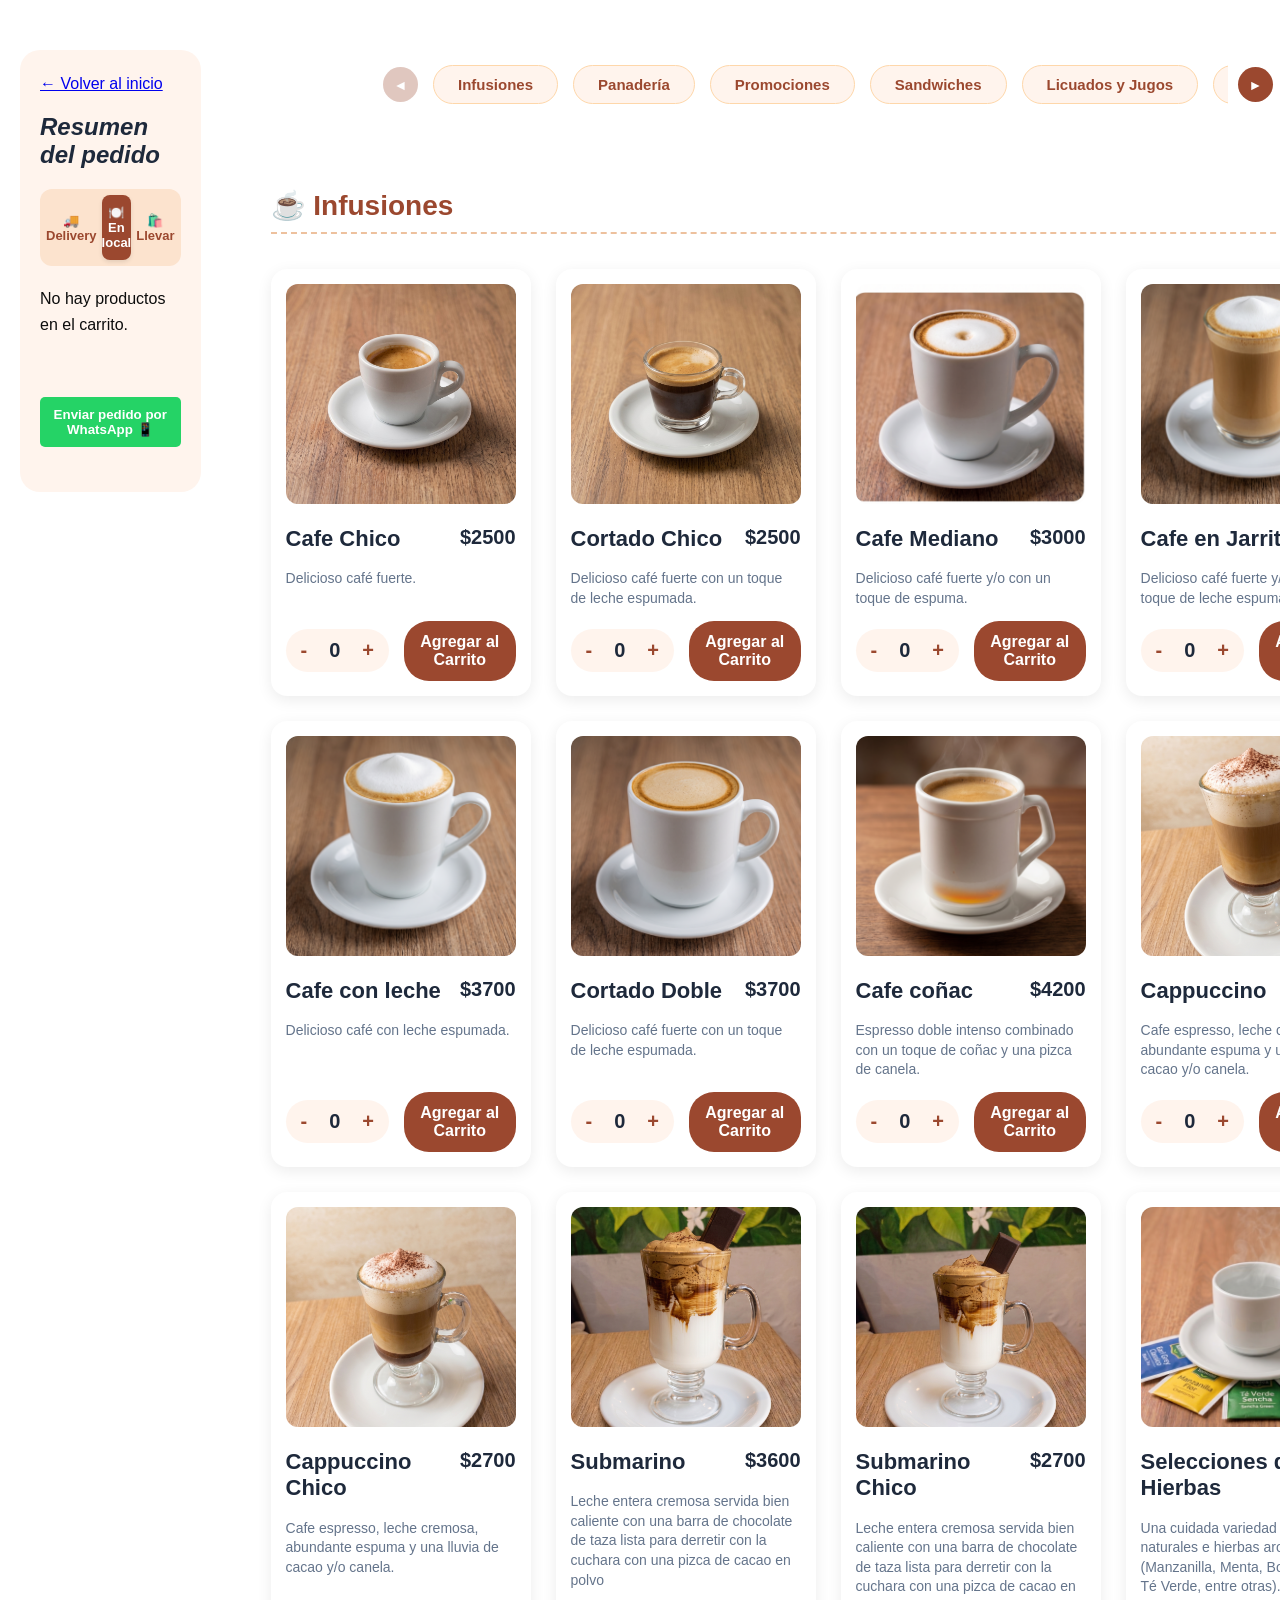
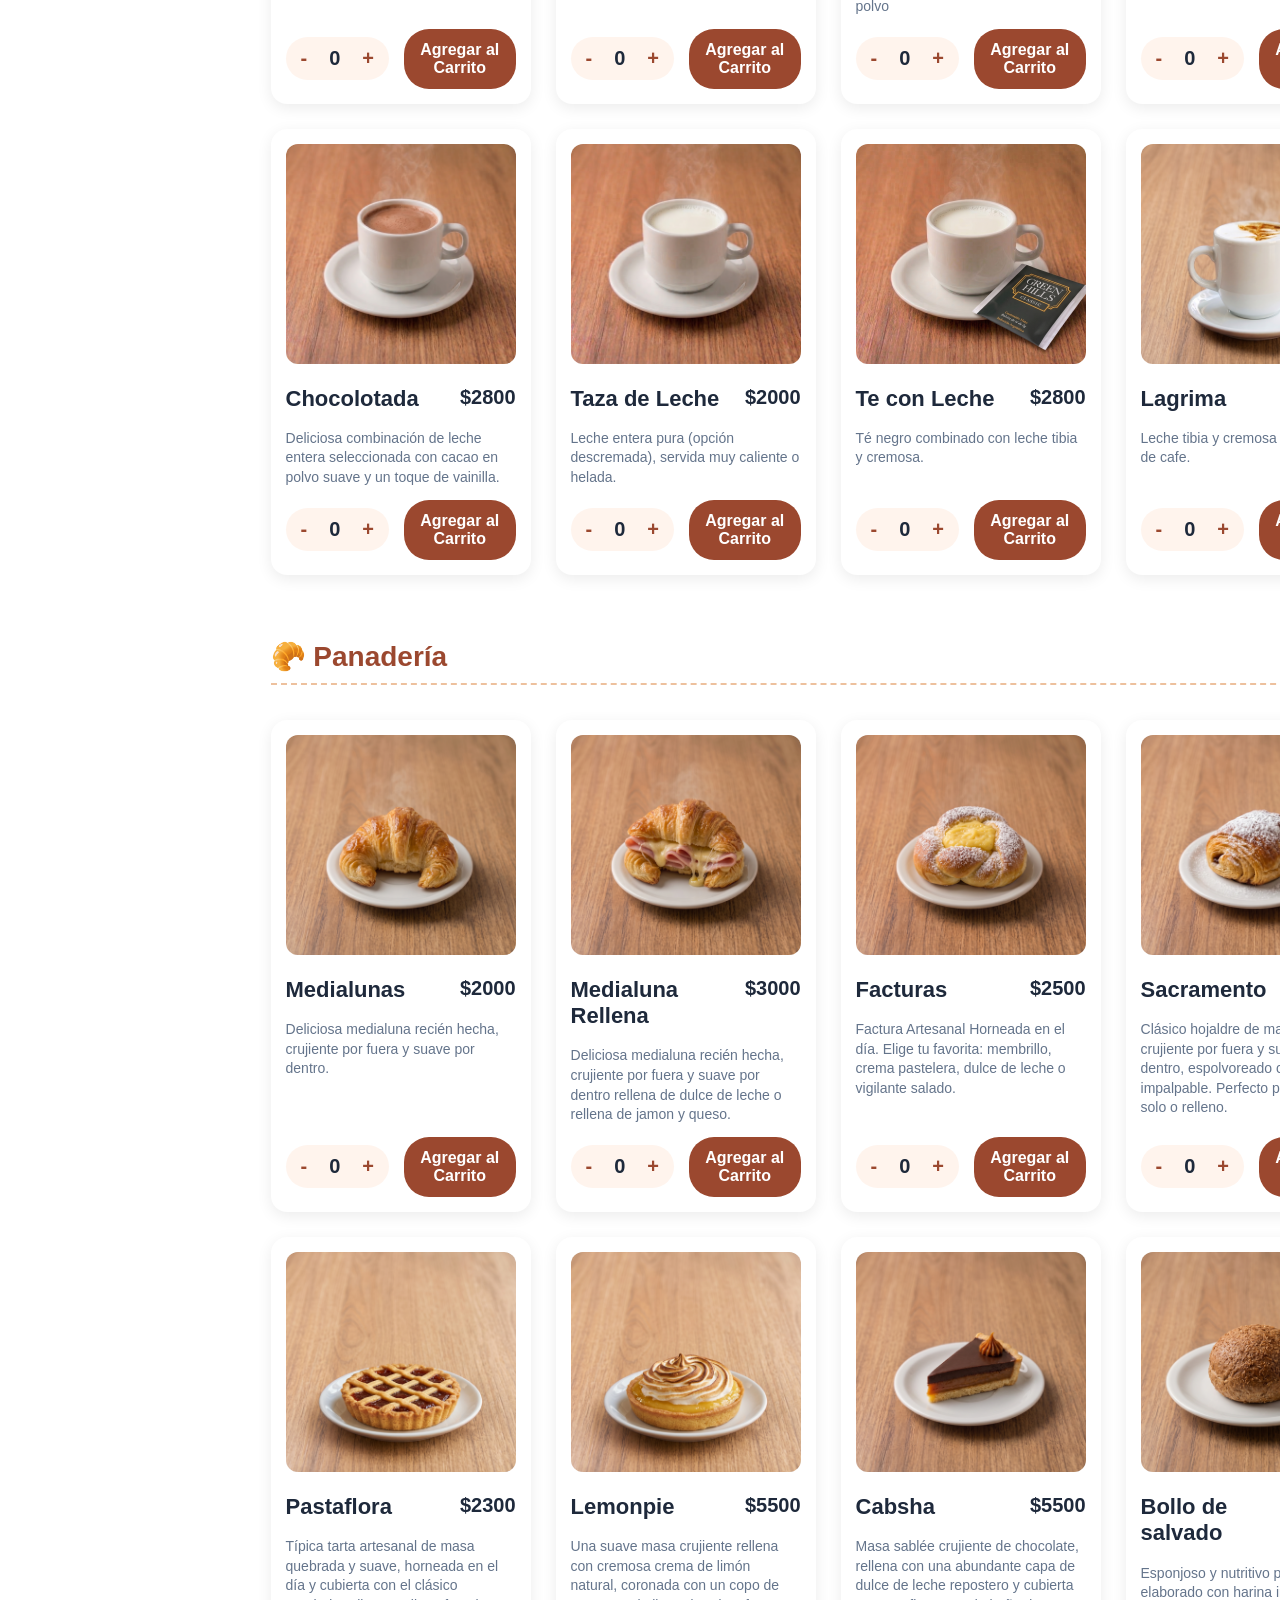
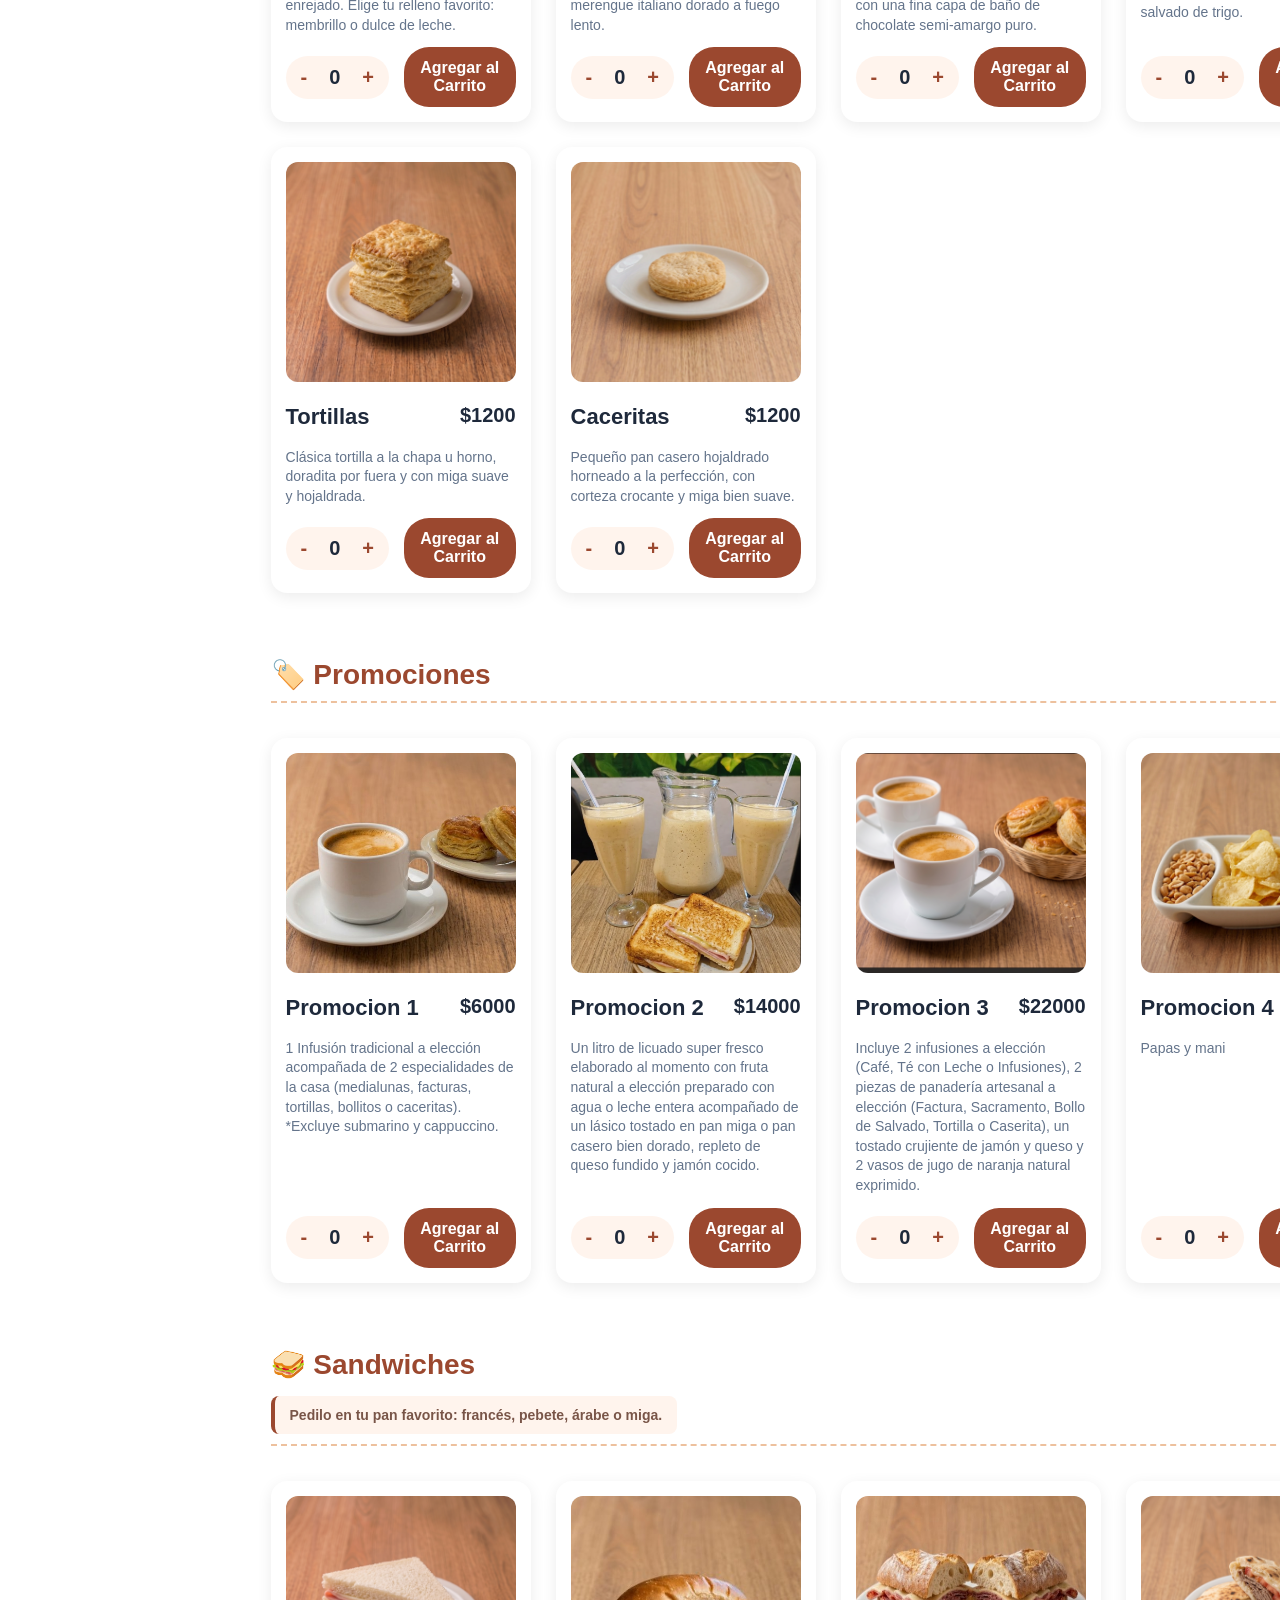
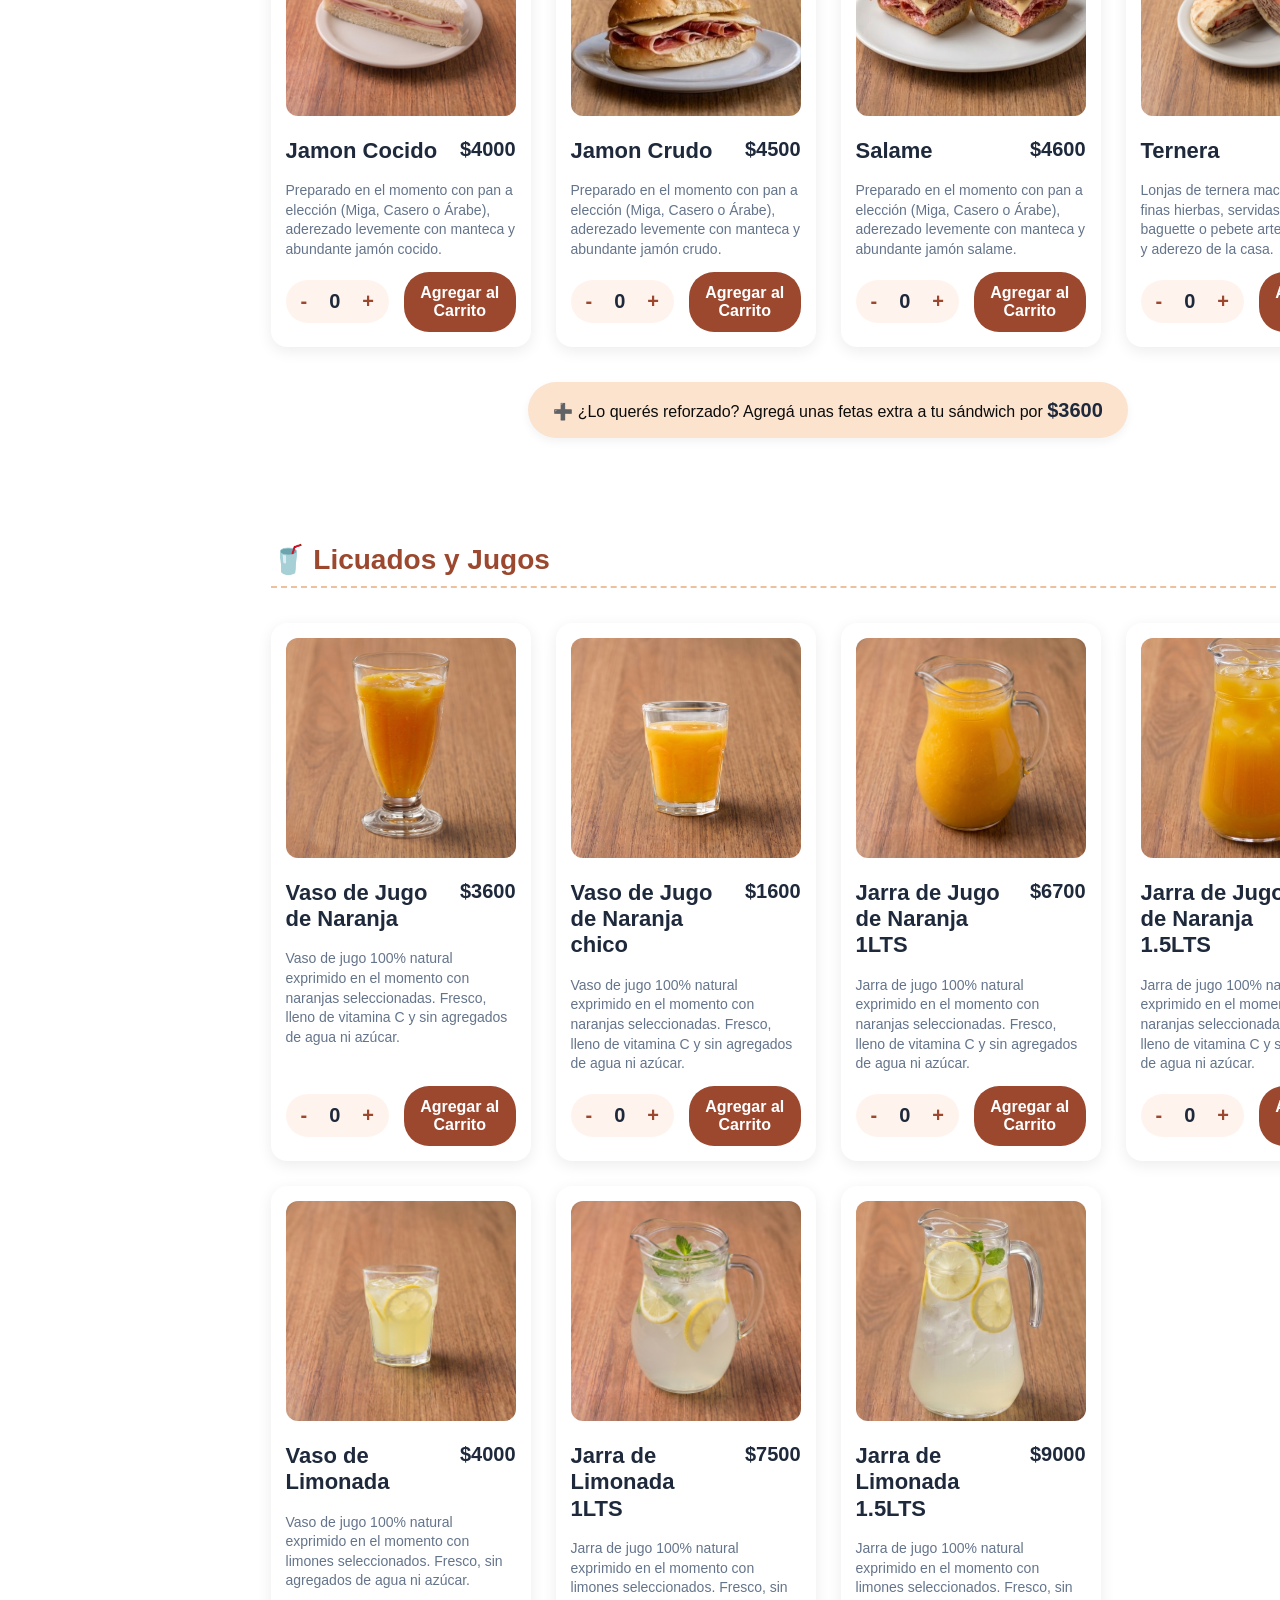
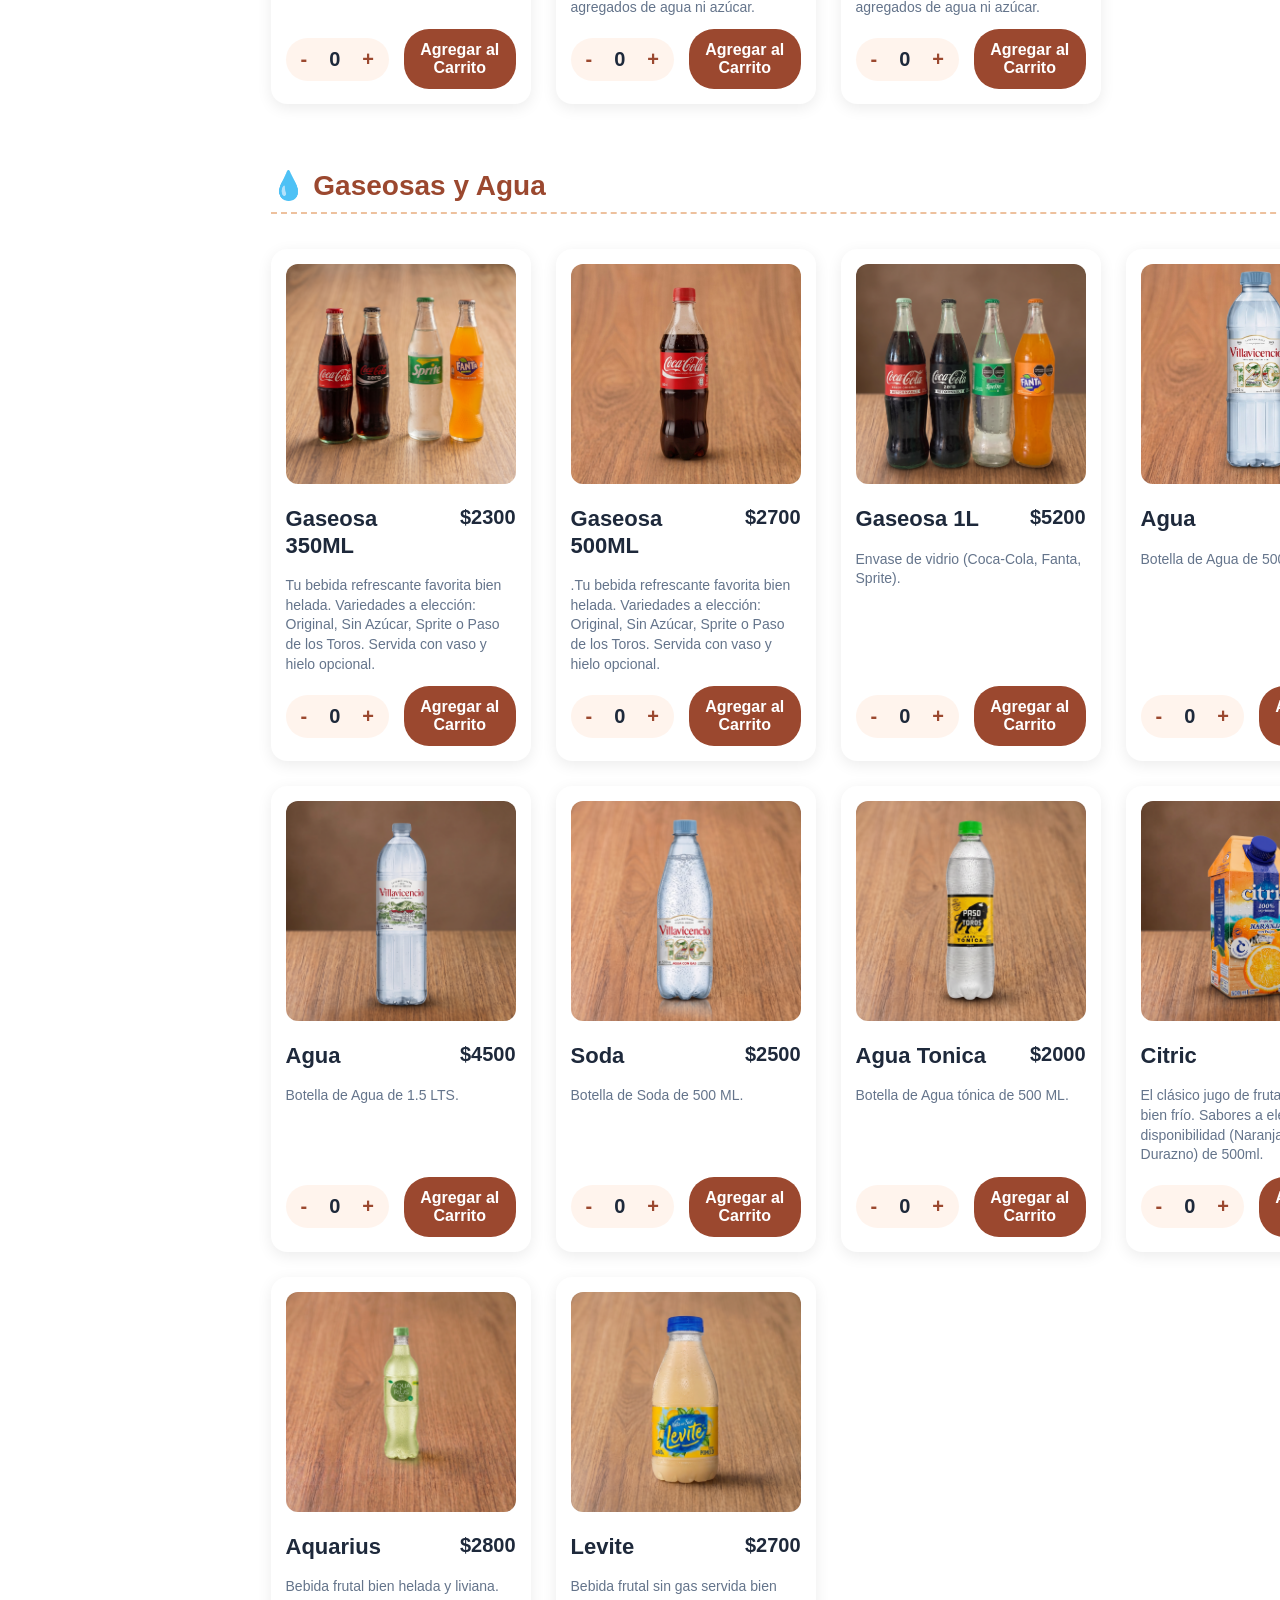
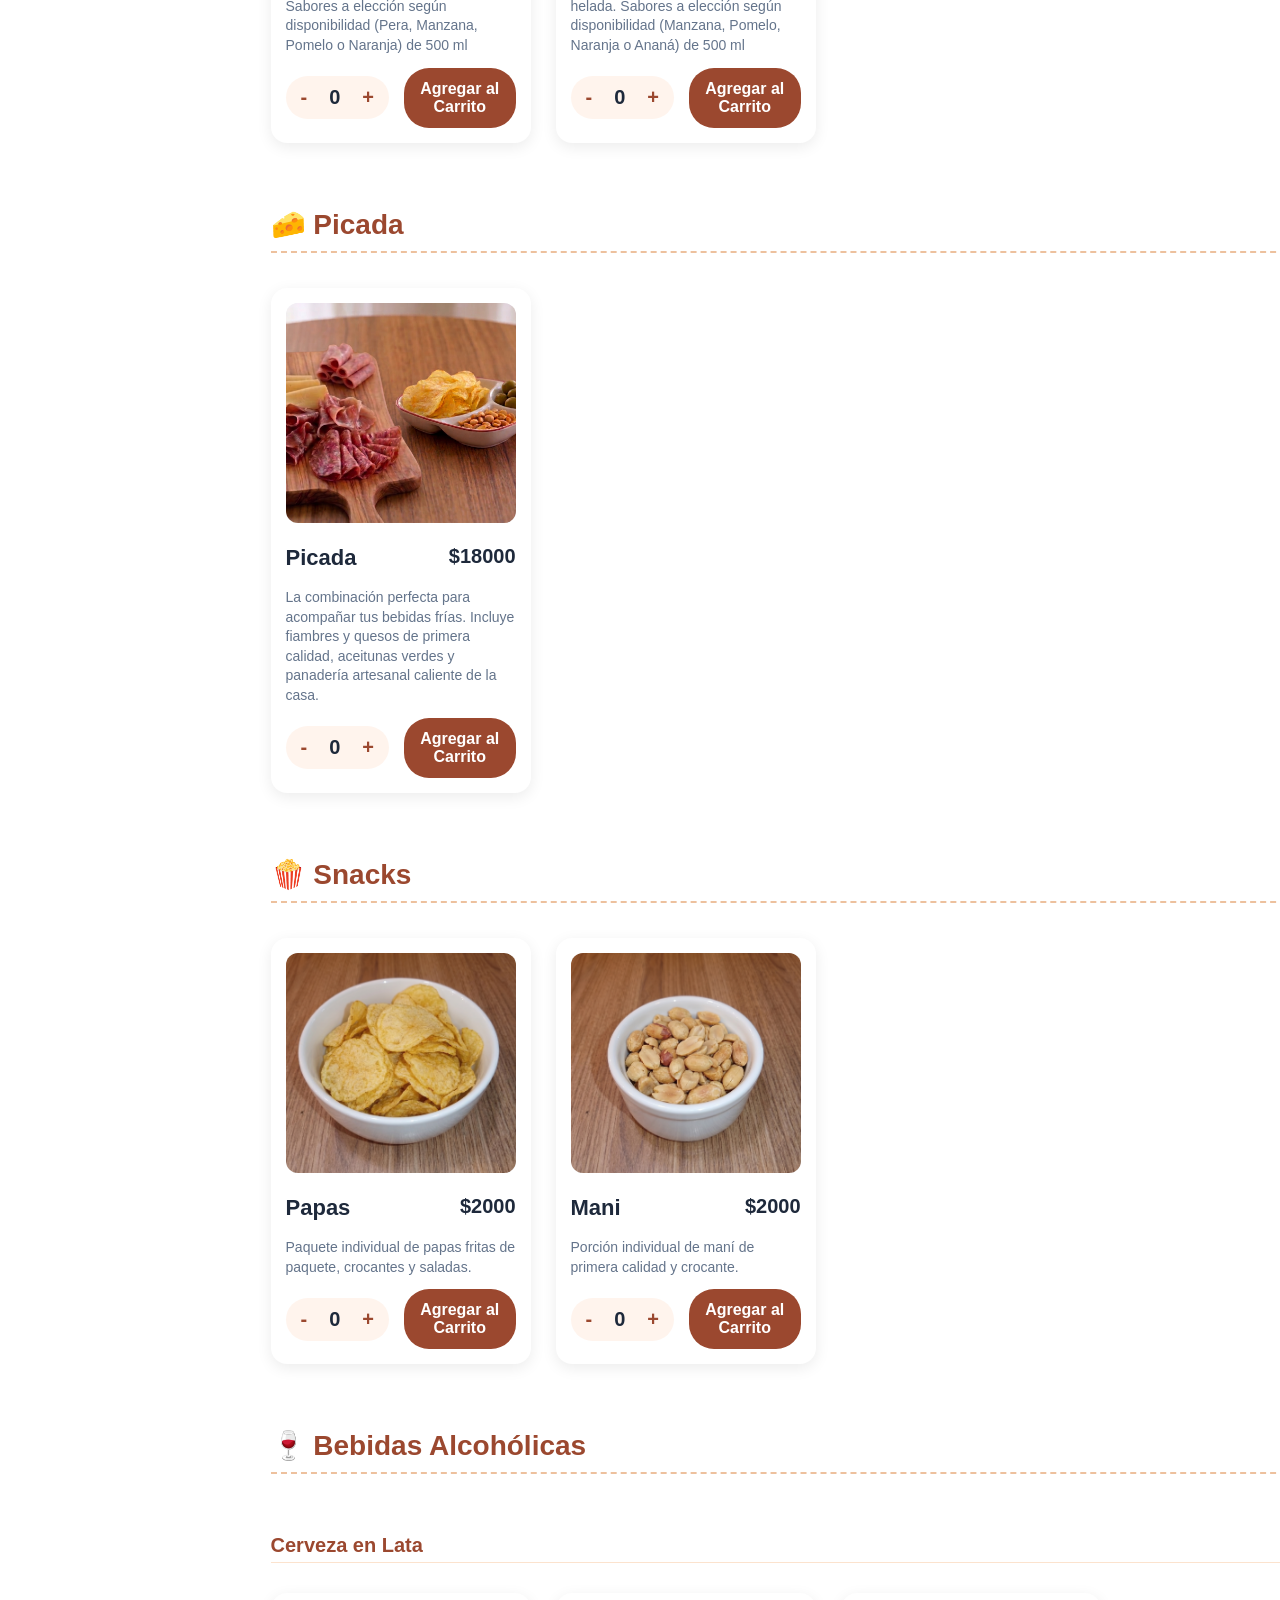
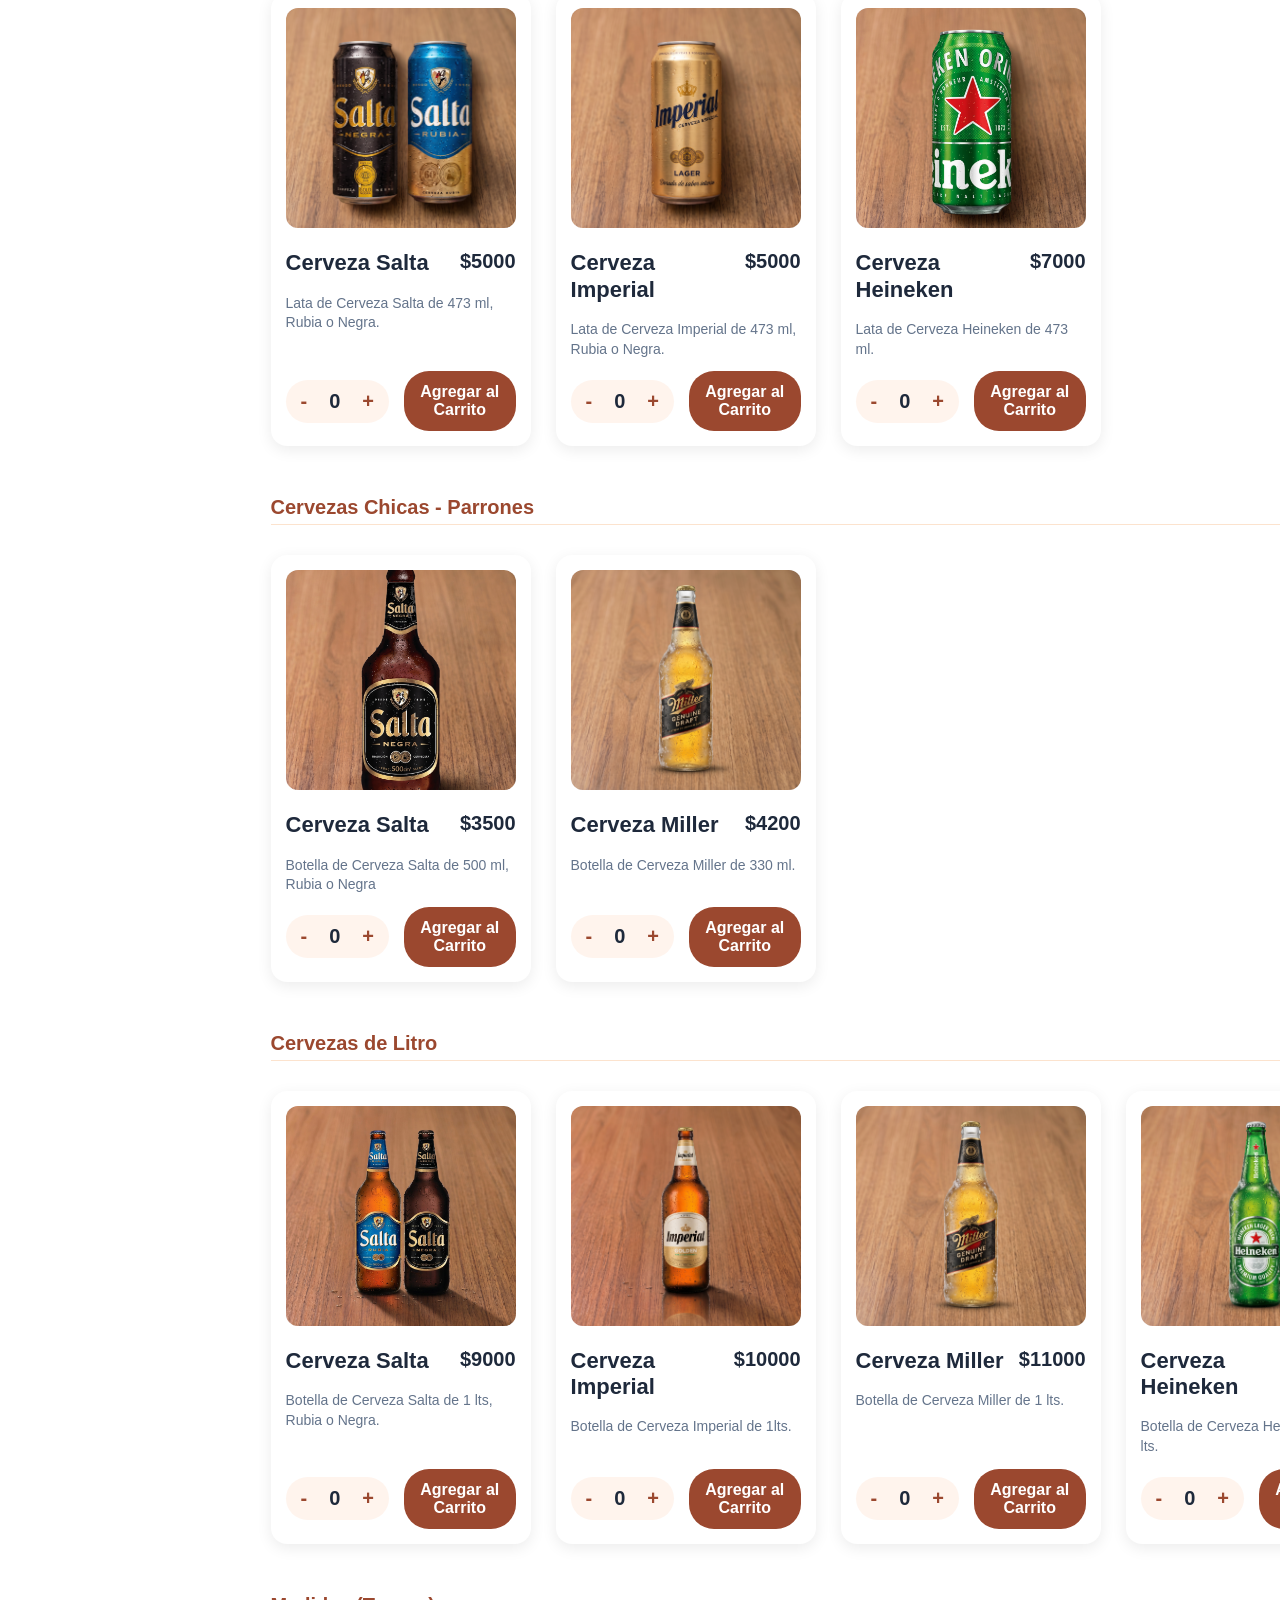
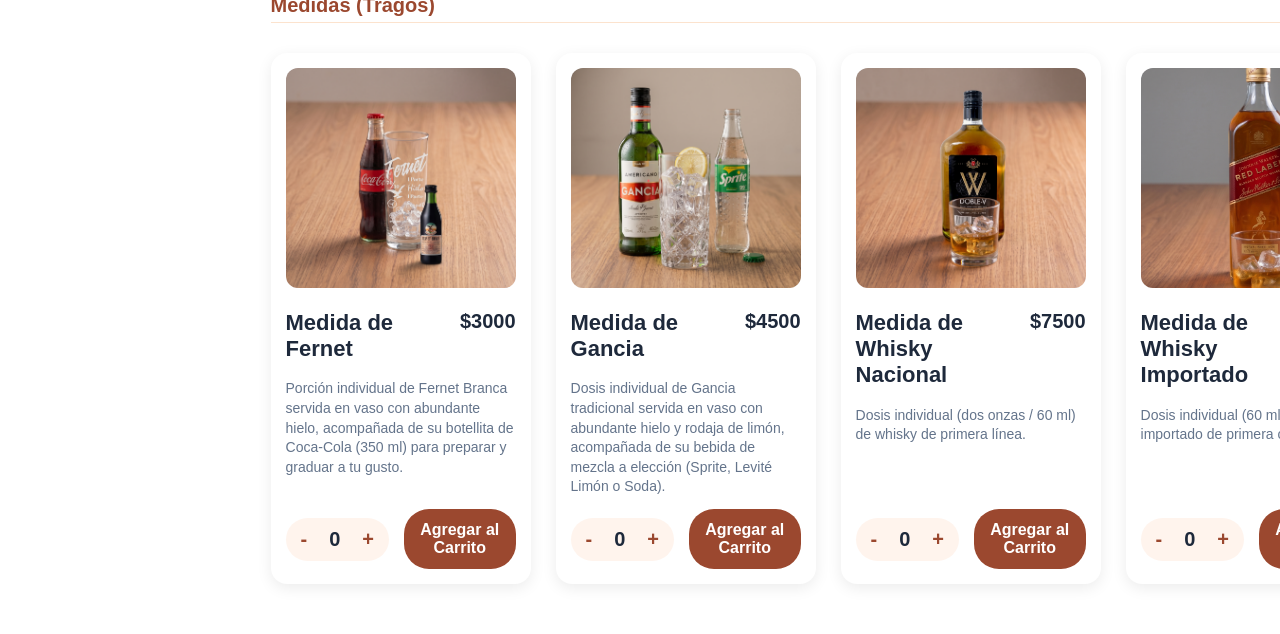
<file: carrito.html>
<!DOCTYPE html>
<html lang="es">

<head>
    <meta charset="UTF-8">
    <meta name="viewport" content="width=device-width, initial-scale=1.0">
    <title>Carta - Cafeteria Notables</title>
    <!-- Vinculamos el CSS -->
    <link rel="stylesheet" href="style.css">
</head>

<body>
    <div class="contenedor-principal2">
        <aside class="resumen-carrito">
            <a href="index.html" class="btn-volver">← Volver al inicio</a>
            <h2 class="titulo-resumen">Resumen del pedido</h2>

            <div class="opciones-entrega">
                <button class="btn-entrega">🚚 Delivery</button>
                <button class="btn-entrega activo">🍽️ En local</button>
                <button class="btn-entrega">🛍️ Llevar</button>
            </div>
            <div class="lista-productos-resumen" id="lista-productos-resumen">
                <p class="carrito-vacio">No hay productos en el carrito.</p>
            </div>

            <div id="contenedor-direccion" style="display: none; margin-top: 15px;">
                <input type="text" id="input-direccion" placeholder="Ingresa tu calle y número..."
                    style="width: 100%; padding: 12px; border-radius: 8px; border: 1px solid #edc19e; font-family: inherit; font-size: 14px; background-color: #fff;">
            </div>

            <div style="margin: 20px 0;">
                <button id="btn-whatsapp" class="btn-whatsapp"
                    style="background-color: #25d366; color: white; padding: 10px; width: 100%; border: none; border-radius: 5px; cursor: pointer; font-weight: bold;">
                    Enviar pedido por WhatsApp 📱
                </button>
            </div>

            <div class="totales-resumen" id="seccion-totales">
                <div class="linea-total gran-total">
                    <span>Total</span>
                    <span id="total-txt">$0.00</span>
                </div>
            </div>
        </aside>

        <main class="contenido-central">
            <div class="contenedor-carrusel">
                <button class="flecha-scroll" id="flecha-izq">◄</button>
                <nav class="menu-categorias" id="menu-categorias">
                    <a href="#infusiones" class="btn-categoria">Infusiones</a>
                    <a href="#panaderia" class="btn-categoria">Panadería</a>
                    <a href="#promociones" class="btn-categoria">Promociones</a>
                    <a href="#sandwiches" class="btn-categoria">Sandwiches</a>
                    <a href="#licuados" class="btn-categoria">Licuados y Jugos</a>
                    <a href="#gaseosas" class="btn-categoria">Gaseosas/Agua</a>
                    <a href="#picada" class="btn-categoria">Picada</a>
                    <a href="#snacks" class="btn-categoria">Snacks</a>
                    <a href="#alcohol" class="btn-categoria">Bebidas Alcohólicas</a>
                </nav>
                <button class="flecha-scroll" id="flecha-der">►</button>
            </div>
            <div class="catalogo-tarjetas">

                <div class="separador-categoria" id="infusiones">
                    <h2>☕ Infusiones</h2>
                </div>

                <!-- Cafe Chico -->
                <div class="tarjeta" id="infusiones">
                    <img src="Cosas/cafe-chico.webp" alt="Cafe Chico"
                        class="img-producto">
                    <div class="titulo-precio">
                        <h3>Cafe Chico</h3>
                        <span class="precio-tarjetas">$2500</span>
                    </div>
                    <p class="descripcion-producto">Delicioso café fuerte.</p>
                    <div class="acciones-carrito">
                        <div class="contador-item">
                            <span class="btn-restar">-</span>
                            <span class="cantidad">0</span>
                            <span class="btn-sumar">+</span>
                        </div>
                        <button class="btn-agregar">Agregar al Carrito</button>
                    </div>
                </div>

                <!-- Cortadito -->
                <div class="tarjeta">
                    <img src="Cosas/Cortadito.webp"
                        alt="Cortadito Chico" class="img-producto">
                    <div class="titulo-precio">
                        <h3>Cortado Chico </h3>
                        <span class="precio-tarjetas">$2500</span>
                    </div>
                    <p class="descripcion-producto">Delicioso café fuerte con un toque de leche espumada.</p>
                    <div class="acciones-carrito">
                        <div class="contador-item">
                            <span class="btn-restar">-</span>
                            <span class="cantidad">0</span>
                            <span class="btn-sumar">+</span>
                        </div>
                        <button class="btn-agregar">Agregar al Carrito</button>
                    </div>
                </div>

                <!-- Cafe Mediano-->
                <div class="tarjeta">
                    <img src="Cosas/cafe-mediano.webp"
                        alt="Cafe Mediano" class="img-producto">
                    <div class="titulo-precio">
                        <h3>Cafe Mediano</h3>
                        <span class="precio-tarjetas">$3000</span>
                    </div>
                    <p class="descripcion-producto">Delicioso café fuerte y/o con un toque de espuma.</p>
                    <div class="acciones-carrito">
                        <div class="contador-item">
                            <span class="btn-restar">-</span>
                            <span class="cantidad">0</span>
                            <span class="btn-sumar">+</span>
                        </div>
                        <button class="btn-agregar">Agregar al Carrito</button>
                    </div>
                </div>

                <!-- Jarrito -->
                <div class="tarjeta">
                    <img src="Cosas/jarrito.webp" alt="Jarrito"
                        class="img-producto">
                    <div class="titulo-precio">
                        <h3>Cafe en Jarrito</h3>
                        <span class="precio-tarjetas">$3000</span>
                    </div>
                    <p class="descripcion-producto">Delicioso café fuerte y/o con un toque de leche espumada.</p>
                    <div class="acciones-carrito">
                        <div class="contador-item">
                            <span class="btn-restar">-</span>
                            <span class="cantidad">0</span>
                            <span class="btn-sumar">+</span>
                        </div>
                        <button class="btn-agregar">Agregar al Carrito</button>
                    </div>
                </div>

                <!-- Cafe con Leche-->
                <div class="tarjeta">
                    <img src="Cosas/cafe-leche.webp"
                        alt="Cafe con leche" class="img-producto">
                    <div class="titulo-precio">
                        <h3>Cafe con leche</h3>
                        <span class="precio-tarjetas">$3700</span>
                    </div>
                    <p class="descripcion-producto">Delicioso café con leche espumada.</p>
                    <div class="acciones-carrito">
                        <div class="contador-item">
                            <span class="btn-restar">-</span>
                            <span class="cantidad">0</span>
                            <span class="btn-sumar">+</span>
                        </div>
                        <button class="btn-agregar">Agregar al Carrito</button>
                    </div>
                </div>

                <!-- Cortado Doble-->
                <div class="tarjeta">
                    <img src="Cosas/cortado-doble.webp"
                        alt="Cortado Doble" class="img-producto">
                    <div class="titulo-precio">
                        <h3>Cortado Doble</h3>
                        <span class="precio-tarjetas">$3700</span>
                    </div>
                    <p class="descripcion-producto">Delicioso café fuerte con un toque de leche espumada.</p>
                    <div class="acciones-carrito">
                        <div class="contador-item">
                            <span class="btn-restar">-</span>
                            <span class="cantidad">0</span>
                            <span class="btn-sumar">+</span>
                        </div>
                        <button class="btn-agregar">Agregar al Carrito</button>
                    </div>
                </div>

                <!-- Cafe Coniac -->
                <div class="tarjeta">
                    <img src="Cosas/Cafe-coñac.webp" alt="Cafe coñac"
                        class="img-producto">
                    <div class="titulo-precio">
                        <h3>Cafe coñac</h3>
                        <span class="precio-tarjetas">$4200</span>
                    </div>
                    <p class="descripcion-producto"> Espresso doble intenso combinado con un toque de coñac y una
                        pizca de canela. </p>
                    <div class="acciones-carrito">
                        <div class="contador-item">
                            <span class="btn-restar">-</span>
                            <span class="cantidad">0</span>
                            <span class="btn-sumar">+</span>
                        </div>
                        <button class="btn-agregar">Agregar al Carrito</button>
                    </div>
                </div>

                <!-- Cappcucino-->
                <div class="tarjeta">
                    <img src="Cosas/cappuccino.webp" alt="Cappuccino"
                        class="img-producto">
                    <div class="titulo-precio">
                        <h3>Cappuccino</h3>
                        <span class="precio-tarjetas">$3600</span>
                    </div>
                    <p class="descripcion-producto"> Cafe espresso, leche cremosa, abundante espuma y una lluvia de
                        cacao
                        y/o canela.
                    </p>
                    <div class="acciones-carrito">
                        <div class="contador-item">
                            <span class="btn-restar">-</span>
                            <span class="cantidad">0</span>
                            <span class="btn-sumar">+</span>
                        </div>
                        <button class="btn-agregar">Agregar al Carrito</button>
                    </div>
                </div>

                <!-- Cappuccino Chico-->
                <div class="tarjeta">
                    <img src="Cosas/cappuccino-chico.webp"
                        alt="Cappuccino Chico" class="img-producto">
                    <div class="titulo-precio">
                        <h3>Cappuccino Chico</h3>
                        <span class="precio-tarjetas">$2700</span>
                    </div>
                    <p class="descripcion-producto">Cafe espresso, leche cremosa, abundante espuma y una lluvia de cacao
                        y/o
                        canela.</p>
                    <div class="acciones-carrito">
                        <div class="contador-item">
                            <span class="btn-restar">-</span>
                            <span class="cantidad">0</span>
                            <span class="btn-sumar">+</span>
                        </div>
                        <button class="btn-agregar">Agregar al Carrito</button>
                    </div>
                </div>

                <!-- Submarino -->
                <div class="tarjeta">
                    <img src="Cosas/submarino.webp" alt="Submarino"
                        class="img-producto">
                    <div class="titulo-precio">
                        <h3>Submarino</h3>
                        <span class="precio-tarjetas">$3600</span>
                    </div>
                    <p class="descripcion-producto">Leche entera cremosa servida bien caliente con una barra de
                        chocolate de taza lista para derretir con la cuchara con una pizca de cacao en polvo</p>
                    <div class="acciones-carrito">
                        <div class="contador-item">
                            <span class="btn-restar">-</span>
                            <span class="cantidad">0</span>
                            <span class="btn-sumar">+</span>
                        </div>
                        <button class="btn-agregar">Agregar al Carrito</button>
                    </div>
                </div>

                <!-- Submarino Chico-->
                <div class="tarjeta">
                    <img src="Cosas/submarino-chico.webp"
                        alt="Submarino Chico" class="img-producto">
                    <div class="titulo-precio">
                        <h3>Submarino Chico</h3>
                        <span class="precio-tarjetas">$2700</span>
                    </div>
                    <p class="descripcion-producto">Leche entera cremosa servida bien caliente con una barra de
                        chocolate de taza lista para derretir con la cuchara con una pizca de cacao en polvo</p>
                    <div class="acciones-carrito">
                        <div class="contador-item">
                            <span class="btn-restar">-</span>
                            <span class="cantidad">0</span>
                            <span class="btn-sumar">+</span>
                        </div>
                        <button class="btn-agregar">Agregar al Carrito</button>
                    </div>
                </div>

                <!-- Mate o Te-->
                <div class="tarjeta">
                    <img src="Cosas/hierbas.webp"
                        alt="Selecciones de Hierbas" class="img-producto">
                    <div class="titulo-precio">
                        <h3>Selecciones de Hierbas</h3>
                        <span class="precio-tarjetas">$2000</span>
                    </div>
                    <p class="descripcion-producto">Una cuidada variedad de hebras naturales e hierbas aromáticas
                        (Manzanilla, Menta, Boldo, Cedrón o Té Verde, entre otras).</p>
                    <div class="acciones-carrito">
                        <div class="contador-item">
                            <span class="btn-restar">-</span>
                            <span class="cantidad">0</span>
                            <span class="btn-sumar">+</span>
                        </div>
                        <button class="btn-agregar">Agregar al Carrito</button>
                    </div>
                </div>

                <!-- Chocolotada -->
                <div class="tarjeta">
                    <img src="Cosas/chocolotada.webp" alt="Chocolotada"
                        class="img-producto">
                    <div class="titulo-precio">
                        <h3>Chocolotada</h3>
                        <span class="precio-tarjetas">$2800</span>
                    </div>
                    <p class="descripcion-producto">Deliciosa combinación de leche entera seleccionada con cacao en
                        polvo suave y un toque de vainilla.</p>
                    <div class="acciones-carrito">
                        <div class="contador-item">
                            <span class="btn-restar">-</span>
                            <span class="cantidad">0</span>
                            <span class="btn-sumar">+</span>
                        </div>
                        <button class="btn-agregar">Agregar al Carrito</button>
                    </div>
                </div>

                <!-- Taza de Leche -->
                <div class="tarjeta">
                    <img src="Cosas/taza-leche.webp" alt="Taza de Leche"
                        class="img-producto">
                    <div class="titulo-precio">
                        <h3>Taza de Leche</h3>
                        <span class="precio-tarjetas">$2000</span>
                    </div>
                    <p class="descripcion-producto">Leche entera pura (opción descremada), servida muy caliente o
                        helada.</p>
                    <div class="acciones-carrito">
                        <div class="contador-item">
                            <span class="btn-restar">-</span>
                            <span class="cantidad">0</span>
                            <span class="btn-sumar">+</span>
                        </div>
                        <button class="btn-agregar">Agregar al Carrito</button>
                    </div>
                </div>

                <!-- Te con Leche -->
                <div class="tarjeta">
                    <img src="Cosas/te-leche.webp" alt="Te con Leche"
                        class="img-producto">
                    <div class="titulo-precio">
                        <h3>Te con Leche</h3>
                        <span class="precio-tarjetas">$2800</span>
                    </div>
                    <p class="descripcion-producto">Té negro combinado con leche tibia y cremosa.</p>
                    <div class="acciones-carrito">
                        <div class="contador-item">
                            <span class="btn-restar">-</span>
                            <span class="cantidad">0</span>
                            <span class="btn-sumar">+</span>
                        </div>
                        <button class="btn-agregar">Agregar al Carrito</button>
                    </div>
                </div>

                <!-- Lagrima -->
                <div class="tarjeta">
                    <img src="Cosas/lagrima.webp" alt="Lagrima"
                        class="img-producto">
                    <div class="titulo-precio">
                        <h3>Lagrima</h3>
                        <span class="precio-tarjetas">$3400</span>
                    </div>
                    <p class="descripcion-producto">Leche tibia y cremosa con uma gota de cafe.</p>
                    <div class="acciones-carrito">
                        <div class="contador-item">
                            <span class="btn-restar">-</span>
                            <span class="cantidad">0</span>
                            <span class="btn-sumar">+</span>
                        </div>
                        <button class="btn-agregar">Agregar al Carrito</button>
                    </div>
                </div>

                <!-- CATEGORÍA 2: PANADERIA -->
                <div class="separador-categoria" id="panaderia">
                    <h2>🥐 Panadería</h2>
                </div>

                <!--Medialunas -->
                <div class="tarjeta" id="panaderia">
                    <img src="Cosas/medialuna.webp" alt="Medialuna"
                        class="img-producto">
                    <div class="titulo-precio">
                        <h3>Medialunas</h3>
                        <span class="precio-tarjetas">$2000</span>
                    </div>
                    <p class="descripcion-producto">Deliciosa medialuna recién hecha, crujiente por fuera y suave por
                        dentro.</p>
                    <div class="acciones-carrito">
                        <div class="contador-item">
                            <span class="btn-restar">-</span>
                            <span class="cantidad">0</span>
                            <span class="btn-sumar">+</span>
                        </div>
                        <button class="btn-agregar">Agregar al Carrito</button>
                    </div>
                </div>

                <!-- Medialunas Rellenas-->
                <div class="tarjeta">
                    <img src="Cosas/medialuna-rellena.webp"
                        alt="Medialuna Rellena" class="img-producto">
                    <div class="titulo-precio">
                        <h3>Medialuna Rellena</h3>
                        <span class="precio-tarjetas">$3000</span>
                    </div>
                    <p class="descripcion-producto">Deliciosa medialuna recién hecha, crujiente por fuera y suave por
                        dentro rellena de dulce de leche o rellena de jamon y queso.</p>
                    <div class="acciones-carrito">
                        <div class="contador-item">
                            <span class="btn-restar">-</span>
                            <span class="cantidad">0</span>
                            <span class="btn-sumar">+</span>
                        </div>
                        <button class="btn-agregar">Agregar al Carrito</button>
                    </div>
                </div>

                <!-- Facturas -->
                <div class="tarjeta">
                    <img src="Cosas/factura.webp" alt="Factura"
                        class="img-producto">
                    <div class="titulo-precio">
                        <h3>Facturas</h3>
                        <span class="precio-tarjetas">$2500</span>
                    </div>
                    <p class="descripcion-producto">Factura Artesanal
                        Horneada en el día. Elige tu favorita: membrillo, crema
                        pastelera, dulce de leche o vigilante salado.</p>
                    <div class="acciones-carrito">
                        <div class="contador-item">
                            <span class="btn-restar">-</span>
                            <span class="cantidad">0</span>
                            <span class="btn-sumar">+</span>
                        </div>
                        <button class="btn-agregar">Agregar al Carrito</button>
                    </div>
                </div>

                <!-- Sacramento -->
                <div class="tarjeta">
                    <img src="Cosas/sacramento.webp" alt="Sacramento"
                        class="img-producto">
                    <div class="titulo-precio">
                        <h3>Sacramento</h3>
                        <span class="precio-tarjetas">$3000</span>
                    </div>
                    <p class="descripcion-producto">Clásico hojaldre de manteca, crujiente por fuera y suave por dentro,
                        espolvoreado con azúcar impalpable. Perfecto para disfrutar solo o relleno.</p>
                    <div class="acciones-carrito">
                        <div class="contador-item">
                            <span class="btn-restar">-</span>
                            <span class="cantidad">0</span>
                            <span class="btn-sumar">+</span>
                        </div>
                        <button class="btn-agregar">Agregar al Carrito</button>
                    </div>
                </div>

                <!-- Pastafloras -->
                <div class="tarjeta">
                    <img src="Cosas/pastaflora.webp" alt="Pastaflora"
                        class="img-producto">
                    <div class="titulo-precio">
                        <h3>Pastaflora</h3>
                        <span class="precio-tarjetas">$2300</span>
                    </div>
                    <p class="descripcion-producto">Típica tarta artesanal de masa quebrada y suave, horneada en el día
                        y cubierta con el clásico enrejado. Elige tu relleno favorito: membrillo o dulce de leche.</p>
                    <div class="acciones-carrito">
                        <div class="contador-item">
                            <span class="btn-restar">-</span>
                            <span class="cantidad">0</span>
                            <span class="btn-sumar">+</span>
                        </div>
                        <button class="btn-agregar">Agregar al Carrito</button>
                    </div>
                </div>

                <!-- Lemonpie -->
                <div class="tarjeta">
                    <img src="Cosas/lemonpie.webp" alt="Lemonpie"
                        class="img-producto">
                    <div class="titulo-precio">
                        <h3>Lemonpie</h3>
                        <span class="precio-tarjetas">$5500</span>
                    </div>
                    <p class="descripcion-producto">Una suave masa crujiente rellena con cremosa crema de limón natural,
                        coronada con un copo de merengue italiano dorado a fuego lento.</p>
                    <div class="acciones-carrito">
                        <div class="contador-item">
                            <span class="btn-restar">-</span>
                            <span class="cantidad">0</span>
                            <span class="btn-sumar">+</span>
                        </div>
                        <button class="btn-agregar">Agregar al Carrito</button>
                    </div>
                </div>

                <!-- Cabsha -->
                <div class="tarjeta">
                    <img src="Cosas/cabsha.webp" alt="Cabsha"
                        class="img-producto">
                    <div class="titulo-precio">
                        <h3>Cabsha</h3>
                        <span class="precio-tarjetas">$5500</span>
                    </div>
                    <p class="descripcion-producto">Masa sablée crujiente de chocolate, rellena con una abundante capa
                        de dulce de leche repostero y cubierta con una fina capa de baño de chocolate semi-amargo puro.
                    </p>
                    <div class="acciones-carrito">
                        <div class="contador-item">
                            <span class="btn-restar">-</span>
                            <span class="cantidad">0</span>
                            <span class="btn-sumar">+</span>
                        </div>
                        <button class="btn-agregar">Agregar al Carrito</button>
                    </div>
                </div>

                <!-- Bollo de salvado -->
                <div class="tarjeta">
                    <img src="Cosas/bollito.webp" alt="Bollo de salvado"
                        class="img-producto">
                    <div class="titulo-precio">
                        <h3>Bollo de salvado</h3>
                        <span class="precio-tarjetas">$1200</span>
                    </div>
                    <p class="descripcion-producto">Esponjoso y nutritivo pan artesanal elaborado con harina integral y
                        salvado de trigo.</p>
                    <div class="acciones-carrito">
                        <div class="contador-item">
                            <span class="btn-restar">-</span>
                            <span class="cantidad">0</span>
                            <span class="btn-sumar">+</span>
                        </div>
                        <button class="btn-agregar">Agregar al Carrito</button>
                    </div>
                </div>

                <!-- Tortillas -->
                <div class="tarjeta">
                    <img src="Cosas/Tortilla.webp" alt="Tortillas"
                        class="img-producto">
                    <div class="titulo-precio">
                        <h3>Tortillas</h3>
                        <span class="precio-tarjetas">$1200</span>
                    </div>
                    <p class="descripcion-producto">Clásica tortilla a la chapa u horno, doradita por fuera y con miga
                        suave y hojaldrada.</p>
                    <div class="acciones-carrito">
                        <div class="contador-item">
                            <span class="btn-restar">-</span>
                            <span class="cantidad">0</span>
                            <span class="btn-sumar">+</span>
                        </div>
                        <button class="btn-agregar">Agregar al Carrito</button>
                    </div>
                </div>

                <!-- Caceritas -->
                <div class="tarjeta">
                    <img src="Cosas/Caserita.webp" alt="Caceritas"
                        class="img-producto">
                    <div class="titulo-precio">
                        <h3>Caceritas</h3>
                        <span class="precio-tarjetas">$1200</span>
                    </div>
                    <p class="descripcion-producto">Pequeño pan casero hojaldrado horneado a la perfección, con corteza
                        crocante y miga bien suave.</p>
                    <div class="acciones-carrito">
                        <div class="contador-item">
                            <span class="btn-restar">-</span>
                            <span class="cantidad">0</span>
                            <span class="btn-sumar">+</span>
                        </div>
                        <button class="btn-agregar">Agregar al Carrito</button>
                    </div>
                </div>

                <!-- CATEGORÍA 3: PROMOCIONES -->
                <div class="separador-categoria" id="promociones">
                    <h2>🏷️ Promociones</h2>
                </div>
                <!-- Desayuno o Merienda Clásico -->
                <div class="tarjeta" id="promociones">
                    <img src="Cosas/promo1.webp" alt="Promo 1 "
                        class="img-producto">
                    <div class="titulo-precio">
                        <h3>Promocion 1</h3>
                        <span class="precio-tarjetas">$6000</span>
                    </div>
                    <p class="descripcion-producto">1 Infusión tradicional a elección acompañada de 2 especialidades de
                        la casa (medialunas,
                        facturas, tortillas, bollitos o caceritas).

                        *Excluye submarino y cappuccino.</p>
                    <div class="acciones-carrito">
                        <div class="contador-item">
                            <span class="btn-restar">-</span>
                            <span class="cantidad">0</span>
                            <span class="btn-sumar">+</span>
                        </div>
                        <button class="btn-agregar">Agregar al Carrito</button>
                    </div>
                </div>

                <!-- Licuado Jarra 1 lts y tostados -->
                <div class="tarjeta">
                    <img src="Cosas/promo2.webp" alt="Promo 2"
                        class="img-producto">
                    <div class="titulo-precio">
                        <h3>Promocion 2</h3>
                        <span class="precio-tarjetas">$14000</span>
                    </div>
                    <p class="descripcion-producto">Un litro de licuado super fresco elaborado al momento con fruta
                        natural a elección preparado con agua o leche entera acompañado de un lásico tostado en pan miga
                        o pan casero bien dorado, repleto de queso fundido y jamón cocido.</p>
                    <div class="acciones-carrito">
                        <div class="contador-item">
                            <span class="btn-restar">-</span>
                            <span class="cantidad">0</span>
                            <span class="btn-sumar">+</span>
                        </div>
                        <button class="btn-agregar">Agregar al Carrito</button>
                    </div>
                </div>

                <!-- Para 2-->
                <div class="tarjeta">
                    <img src="Cosas/promo3.webp" alt="Promo 3"
                        class="img-producto">
                    <div class="titulo-precio">
                        <h3>Promocion 3</h3>
                        <span class="precio-tarjetas">$22000</span>
                    </div>
                    <p class="descripcion-producto">Incluye 2 infusiones a elección (Café, Té con Leche o Infusiones), 2
                        piezas de panadería artesanal a elección (Factura, Sacramento, Bollo de Salvado, Tortilla o
                        Caserita), un tostado crujiente de jamón y queso y 2 vasos de jugo de naranja natural exprimido.
                    </p>
                    <div class="acciones-carrito">
                        <div class="contador-item">
                            <span class="btn-restar">-</span>
                            <span class="cantidad">0</span>
                            <span class="btn-sumar">+</span>
                        </div>
                        <button class="btn-agregar">Agregar al Carrito</button>
                    </div>
                </div>

                <!-- Entre Amigos -->
                <div class="tarjeta">
                    <img src="Cosas/promo4.webp" alt="Promo 4"
                        class="img-producto">
                    <div class="titulo-precio">
                        <h3>Promocion 4</h3>
                        <span class="precio-tarjetas">$2.50</span>
                    </div>
                    <p class="descripcion-producto">Papas y mani</p>
                    <div class="acciones-carrito">
                        <div class="contador-item">
                            <span class="btn-restar">-</span>
                            <span class="cantidad">0</span>
                            <span class="btn-sumar">+</span>
                        </div>
                        <button class="btn-agregar">Agregar al Carrito</button>
                    </div>
                </div>

                <!-- CATEGORÍA 4: SANDWICHES -->
                <div class="separador-categoria" id="sandwiches">
                    <h2>🥪 Sandwiches</h2>
                    <p class="subtitulo-categoria">Pedilo en tu pan favorito: francés, pebete, árabe o miga.</p>
                </div>
                <!-- Jamon Cocido-->
                <div class="tarjeta" id="sandwiches">
                    <img src="Cosas/jamon.webp" alt="Jamon Cocido"
                        class="img-producto">
                    <div class="titulo-precio">
                        <h3>Jamon Cocido</h3>
                        <span class="precio-tarjetas">$4000</span>
                    </div>
                    <p class="descripcion-producto">Preparado en el momento con pan a elección (Miga, Casero o Árabe),
                        aderezado levemente con manteca y abundante jamón cocido.</p>
                    <div class="acciones-carrito">
                        <div class="contador-item">
                            <span class="btn-restar">-</span>
                            <span class="cantidad">0</span>
                            <span class="btn-sumar">+</span>
                        </div>
                        <button class="btn-agregar">Agregar al Carrito</button>
                    </div>
                </div>

                <!-- Jamon Crudo -->
                <div class="tarjeta">
                    <img src="Cosas/jamon-crudo.webp" alt="Jamon Crudo"
                        class="img-producto">
                    <div class="titulo-precio">
                        <h3>Jamon Crudo</h3>
                        <span class="precio-tarjetas">$4500</span>
                    </div>
                    <p class="descripcion-producto">Preparado en el momento con pan a elección (Miga, Casero o Árabe),
                        aderezado levemente con manteca y abundante jamón crudo.</p>
                    <div class="acciones-carrito">
                        <div class="contador-item">
                            <span class="btn-restar">-</span>
                            <span class="cantidad">0</span>
                            <span class="btn-sumar">+</span>
                        </div>
                        <button class="btn-agregar">Agregar al Carrito</button>
                    </div>
                </div>

                <!-- Salame -->
                <div class="tarjeta">
                    <img src="Cosas/salame.webp" alt="Salame"
                        class="img-producto">
                    <div class="titulo-precio">
                        <h3>Salame</h3>
                        <span class="precio-tarjetas">$4600</span>
                    </div>
                    <p class="descripcion-producto">Preparado en el momento con pan a elección (Miga, Casero o Árabe),
                        aderezado levemente con manteca y abundante jamón salame.</p>
                    <div class="acciones-carrito">
                        <div class="contador-item">
                            <span class="btn-restar">-</span>
                            <span class="cantidad">0</span>
                            <span class="btn-sumar">+</span>
                        </div>
                        <button class="btn-agregar">Agregar al Carrito</button>
                    </div>
                </div>

                <!-- Ternera  -->
                <div class="tarjeta">
                    <img src="Cosas/ternera.webp" alt="Ternera"
                        class="img-producto">
                    <div class="titulo-precio">
                        <h3>Ternera</h3>
                        <span class="precio-tarjetas">$3600</span>
                    </div>
                    <p class="descripcion-producto">Lonjas de ternera maceradas con finas hierbas, servidas en pan
                        baguette o pebete artesanal, tomate y aderezo de la casa.</p>
                    <div class="acciones-carrito">
                        <div class="contador-item">
                            <span class="btn-restar">-</span>
                            <span class="cantidad">0</span>
                            <span class="btn-sumar">+</span>
                        </div>
                        <button class="btn-agregar">Agregar al Carrito</button>
                    </div>
                </div>
                <p class="nota-categoria">➕ ¿Lo querés reforzado? Agregá unas fetas extra a tu sándwich por <span
                        class="precio-tarjetas">$3600</span></p>

                <!-- CATEGORÍA 5: LICUADOS Y JUGOS -->
                <div class="separador-categoria" id="licuados">
                    <h2>🥤 Licuados y Jugos</h2>
                </div>

                <!--Jugo de Naranja-->
                <div class="tarjeta" id="licuados">
                    <img src="Cosas/jugo-naranja.webp"
                        alt="Vaso de Jugo de Naranja" class="img-producto">
                    <div class="titulo-precio">
                        <h3>Vaso de Jugo de Naranja</h3>
                        <span class="precio-tarjetas">$3600</span>
                    </div>
                    <p class="descripcion-producto">Vaso de jugo 100% natural exprimido en el momento con naranjas
                        seleccionadas. Fresco, lleno de vitamina C y sin agregados de agua ni azúcar.</p>
                    <div class="acciones-carrito">
                        <div class="contador-item">
                            <span class="btn-restar">-</span>
                            <span class="cantidad">0</span>
                            <span class="btn-sumar">+</span>
                        </div>
                        <button class="btn-agregar">Agregar al Carrito</button>
                    </div>
                </div>

                <!-- Jugo de naranja chico -->
                <div class="tarjeta">
                    <img src="Cosas/jugo-chico.webp"
                        alt="Vaso de Jugo de Naranja chico" class="img-producto">
                    <div class="titulo-precio">
                        <h3>Vaso de Jugo de Naranja chico</h3>
                        <span class="precio-tarjetas">$1600</span>
                    </div>
                    <p class="descripcion-producto">Vaso de jugo 100% natural exprimido en el momento con naranjas
                        seleccionadas. Fresco, lleno de vitamina C y sin agregados de agua ni azúcar.</p>
                    <div class="acciones-carrito">
                        <div class="contador-item">
                            <span class="btn-restar">-</span>
                            <span class="cantidad">0</span>
                            <span class="btn-sumar">+</span>
                        </div>
                        <button class="btn-agregar">Agregar al Carrito</button>
                    </div>
                </div>

                <!-- Jarra de Jugo de Naranja 1LTS -->
                <div class="tarjeta">
                    <img src="Cosas/jarra-naranja.webp"
                        alt="Jarra de Jugo de Naranja" class="img-producto">
                    <div class="titulo-precio">
                        <h3>Jarra de Jugo de Naranja 1LTS</h3>
                        <span class="precio-tarjetas">$6700</span>
                    </div>
                    <p class="descripcion-producto">Jarra de jugo 100% natural exprimido en el momento con naranjas
                        seleccionadas. Fresco, lleno de vitamina C y sin agregados de agua ni azúcar.</p>
                    <div class="acciones-carrito">
                        <div class="contador-item">
                            <span class="btn-restar">-</span>
                            <span class="cantidad">0</span>
                            <span class="btn-sumar">+</span>
                        </div>
                        <button class="btn-agregar">Agregar al Carrito</button>
                    </div>
                </div>

                <!-- Jarra de Jugo de Naranja 1.5LTS -->
                <div class="tarjeta">
                    <img src="Cosas/jarra-naranja2.webp"
                        alt="Jarra de Jugo de Naranja 1.5LTS" class="img-producto">
                    <div class="titulo-precio">
                        <h3>Jarra de Jugo de Naranja 1.5LTS</h3>
                        <span class="precio-tarjetas">$8000</span>
                    </div>
                    <p class="descripcion-producto">Jarra de jugo 100% natural exprimido en el momento con naranjas
                        seleccionadas. Fresco, lleno de vitamina C y sin agregados de agua ni azúcar.</p>
                    <div class="acciones-carrito">
                        <div class="contador-item">
                            <span class="btn-restar">-</span>
                            <span class="cantidad">0</span>
                            <span class="btn-sumar">+</span>
                        </div>
                        <button class="btn-agregar">Agregar al Carrito</button>
                    </div>
                </div>

                <!-- Vaso de Limonada -->
                <div class="tarjeta">
                    <img src="Cosas/limonada.webp"
                        alt="Vaso de Limonada" class="img-producto">
                    <div class="titulo-precio">
                        <h3>Vaso de Limonada</h3>
                        <span class="precio-tarjetas">$4000</span>
                    </div>
                    <p class="descripcion-producto">Vaso de jugo 100% natural exprimido en el momento con limones
                        seleccionados. Fresco, sin agregados de agua ni azúcar.</p>
                    <div class="acciones-carrito">
                        <div class="contador-item">
                            <span class="btn-restar">-</span>
                            <span class="cantidad">0</span>
                            <span class="btn-sumar">+</span>
                        </div>
                        <button class="btn-agregar">Agregar al Carrito</button>
                    </div>
                </div>

                <!-- Jarra de Limonada 1LTS -->
                <div class="tarjeta">
                    <img src="Cosas/jarra-limonada.webp"
                        alt="Jarra de Limonada 1LTS" class="img-producto">
                    <div class="titulo-precio">
                        <h3>Jarra de Limonada 1LTS</h3>
                        <span class="precio-tarjetas">$7500</span>
                    </div>
                    <p class="descripcion-producto">Jarra de jugo 100% natural exprimido en el momento con limones
                        seleccionados. Fresco, sin agregados de agua ni azúcar.</p>
                    <div class="acciones-carrito">
                        <div class="contador-item">
                            <span class="btn-restar">-</span>
                            <span class="cantidad">0</span>
                            <span class="btn-sumar">+</span>
                        </div>
                        <button class="btn-agregar">Agregar al Carrito</button>
                    </div>
                </div>

                <!-- Jarra de Limonada 1.5LTS -->
                <div class="tarjeta">
                    <img src="Cosas/jarra-limonada2.webp"
                        alt="Jarra de Limonada 1.5LTS" class="img-producto">
                    <div class="titulo-precio">
                        <h3>Jarra de Limonada 1.5LTS</h3>
                        <span class="precio-tarjetas">$9000</span>
                    </div>
                    <p class="descripcion-producto">Jarra de jugo 100% natural exprimido en el momento con limones
                        seleccionados. Fresco, sin agregados de agua ni azúcar.</p>
                    <div class="acciones-carrito">
                        <div class="contador-item">
                            <span class="btn-restar">-</span>
                            <span class="cantidad">0</span>
                            <span class="btn-sumar">+</span>
                        </div>
                        <button class="btn-agregar">Agregar al Carrito</button>
                    </div>
                </div>

                <!-- CATEGORÍA 6: GASEOSAS Y AGUA -->
                <div class="separador-categoria" id="gaseosas">
                    <h2>💧 Gaseosas y Agua</h2>
                </div>

                <!--Gaseosa 350ML-->
                <div class="tarjeta" id="gaseosas">
                    <img src="Cosas/gaseosa-350ml.webp"
                        alt="Gaseosa 350ML" class="img-producto">
                    <div class="titulo-precio">
                        <h3>Gaseosa 350ML</h3>
                        <span class="precio-tarjetas">$2300</span>
                    </div>
                    <p class="descripcion-producto">Tu bebida refrescante favorita bien helada. Variedades a elección:
                        Original, Sin Azúcar, Sprite o Paso de los Toros. Servida con vaso y hielo opcional.</p>
                    <div class="acciones-carrito">
                        <div class="contador-item">
                            <span class="btn-restar">-</span>
                            <span class="cantidad">0</span>
                            <span class="btn-sumar">+</span>
                        </div>
                        <button class="btn-agregar">Agregar al Carrito</button>
                    </div>
                </div>

                <!-- Gaseosa 500ML -->
                <div class="tarjeta">
                    <img src="Cosas/gaseosa-500ml.webp"
                        alt="Gaseosa 500ML" class="img-producto">
                    <div class="titulo-precio">
                        <h3>Gaseosa 500ML</h3>
                        <span class="precio-tarjetas">$2700</span>
                    </div>
                    <p class="descripcion-producto">.Tu bebida refrescante favorita bien helada. Variedades a elección:
                        Original, Sin Azúcar, Sprite o Paso de los Toros. Servida con vaso y hielo opcional.</p>
                    <div class="acciones-carrito">
                        <div class="contador-item">
                            <span class="btn-restar">-</span>
                            <span class="cantidad">0</span>
                            <span class="btn-sumar">+</span>
                        </div>
                        <button class="btn-agregar">Agregar al Carrito</button>
                    </div>
                </div>

                <!-- Gaseosa 1L -->
                <div class="tarjeta">
                    <img src="Cosas/gaseosa-1l.webp" alt="Gaseosa 1L"
                        class="img-producto">
                    <div class="titulo-precio">
                        <h3>Gaseosa 1L</h3>
                        <span class="precio-tarjetas">$5200</span>
                    </div>
                    <p class="descripcion-producto">Envase de vidrio (Coca-Cola, Fanta, Sprite).</p>
                    <div class="acciones-carrito">
                        <div class="contador-item">
                            <span class="btn-restar">-</span>
                            <span class="cantidad">0</span>
                            <span class="btn-sumar">+</span>
                        </div>
                        <button class="btn-agregar">Agregar al Carrito</button>
                    </div>
                </div>

                <!-- Agua 500ML -->
                <div class="tarjeta">
                    <img src="Cosas/agua-500ml.webp" alt="Agua 500ML"
                        class="img-producto">
                    <div class="titulo-precio">
                        <h3>Agua</h3>
                        <span class="precio-tarjetas">$2500</span>
                    </div>
                    <p class="descripcion-producto">Botella de Agua de 500 ML.</p>
                    <div class="acciones-carrito">
                        <div class="contador-item">
                            <span class="btn-restar">-</span>
                            <span class="cantidad">0</span>
                            <span class="btn-sumar">+</span>
                        </div>
                        <button class="btn-agregar">Agregar al Carrito</button>
                    </div>
                </div>

                <!-- Agua 1.5 LTS -->
                <div class="tarjeta">
                    <img src="Cosas/agua-15l.webp" alt="Agua 1.5 LTS"
                        class="img-producto">
                    <div class="titulo-precio">
                        <h3>Agua</h3>
                        <span class="precio-tarjetas">$4500</span>
                    </div>
                    <p class="descripcion-producto">Botella de Agua de 1.5 LTS.</p>
                    <div class="acciones-carrito">
                        <div class="contador-item">
                            <span class="btn-restar">-</span>
                            <span class="cantidad">0</span>
                            <span class="btn-sumar">+</span>
                        </div>
                        <button class="btn-agregar">Agregar al Carrito</button>
                    </div>
                </div>

                <!-- Soda 500 ML -->
                <div class="tarjeta">
                    <img src="Cosas/soda-500ml.webp" alt="Soda 500 ML"
                        class="img-producto">
                    <div class="titulo-precio">
                        <h3>Soda</h3>
                        <span class="precio-tarjetas">$2500</span>
                    </div>
                    <p class="descripcion-producto">Botella de Soda de 500 ML.</p>
                    <div class="acciones-carrito">
                        <div class="contador-item">
                            <span class="btn-restar">-</span>
                            <span class="cantidad">0</span>
                            <span class="btn-sumar">+</span>
                        </div>
                        <button class="btn-agregar">Agregar al Carrito</button>
                    </div>
                </div>

                <!-- Agua Tonica 500ML -->
                <div class="tarjeta">
                    <img src="Cosas/tonica-500ml.webp"
                        alt="Agua Tonica 500ML" class="img-producto">
                    <div class="titulo-precio">
                        <h3>Agua Tonica</h3>
                        <span class="precio-tarjetas">$2000</span>
                    </div>
                    <p class="descripcion-producto">Botella de Agua tónica de 500 ML.</p>
                    <div class="acciones-carrito">
                        <div class="contador-item">
                            <span class="btn-restar">-</span>
                            <span class="cantidad">0</span>
                            <span class="btn-sumar">+</span>
                        </div>
                        <button class="btn-agregar">Agregar al Carrito</button>
                    </div>
                </div>

                <!-- Citric 500  -->
                <div class="tarjeta">
                    <img src="Cosas/citric-500ml.webp"
                        alt="Citric 500 ML" class="img-producto">
                    <div class="titulo-precio">
                        <h3>Citric </h3>
                        <span class="precio-tarjetas">$4000</span>
                    </div>
                    <p class="descripcion-producto"> El clásico jugo de fruta embotellado bien frío. Sabores a elección
                        según disponibilidad (Naranja, Pomelo o Durazno) de 500ml.</p>
                    <div class="acciones-carrito">
                        <div class="contador-item">
                            <span class="btn-restar">-</span>
                            <span class="cantidad">0</span>
                            <span class="btn-sumar">+</span>
                        </div>
                        <button class="btn-agregar">Agregar al Carrito</button>
                    </div>
                </div>

                <!--Acuarius -->
                <div class="tarjeta">
                    <img src="Cosas/acuarius-500ml.webp"
                        alt="Acuarius 500ML" class="img-producto">
                    <div class="titulo-precio">
                        <h3>Aquarius </h3>
                        <span class="precio-tarjetas">$2800</span>
                    </div>
                    <p class="descripcion-producto">Bebida frutal bien helada y liviana. Sabores a elección según
                        disponibilidad (Pera, Manzana, Pomelo o Naranja) de 500 ml</p>
                    <div class="acciones-carrito">
                        <div class="contador-item">
                            <span class="btn-restar">-</span>
                            <span class="cantidad">0</span>
                            <span class="btn-sumar">+</span>
                        </div>
                        <button class="btn-agregar">Agregar al Carrito</button>
                    </div>
                </div>

                <!-- Levite 500ML -->
                <div class="tarjeta">
                    <img src="Cosas/levite-500ml.webp"
                        alt="Levite 500ML" class="img-producto">
                    <div class="titulo-precio">
                        <h3>Levite </h3>
                        <span class="precio-tarjetas">$2700</span>
                    </div>
                    <p class="descripcion-producto">Bebida frutal sin gas servida bien helada. Sabores a elección según
                        disponibilidad (Manzana, Pomelo, Naranja o Ananá) de 500 ml</p>
                    <div class="acciones-carrito">
                        <div class="contador-item">
                            <span class="btn-restar">-</span>
                            <span class="cantidad">0</span>
                            <span class="btn-sumar">+</span>
                        </div>
                        <button class="btn-agregar">Agregar al Carrito</button>
                    </div>
                </div>

                <!-- CATEGORÍA 7: PICADAS Y SNACKS -->
                <div class="separador-categoria" id="picada">
                    <h2>🧀 Picada</h2>
                </div>

                <!-- Picada -->
                <div class="tarjeta" id="picada">
                    <img src="Cosas/picada.webp" alt="Picada"
                        class="img-producto">
                    <div class="titulo-precio">
                        <h3>Picada</h3>
                        <span class="precio-tarjetas">$18000</span>
                    </div>
                    <p class="descripcion-producto">La combinación perfecta para acompañar tus bebidas frías. Incluye
                        fiambres y quesos de primera calidad, aceitunas verdes y panadería artesanal caliente de la
                        casa.</p>
                    <div class="acciones-carrito">
                        <div class="contador-item">
                            <span class="btn-restar">-</span>
                            <span class="cantidad">0</span>
                            <span class="btn-sumar">+</span>
                        </div>
                        <button class="btn-agregar">Agregar al Carrito</button>
                    </div>
                </div>

                <!-- CATEGORÍA 8: SNACKS -->
                <div class="separador-categoria" id="snacks">
                    <h2>🍿 Snacks</h2>
                </div>

                <!-- Papas -->
                <div class="tarjeta" id="snacks">
                    <img src="Cosas/papas.webp" alt="Papas"
                        class="img-producto">
                    <div class="titulo-precio">
                        <h3>Papas</h3>
                        <span class="precio-tarjetas">$2000</span>
                    </div>
                    <p class="descripcion-producto">Paquete individual de papas fritas de paquete, crocantes y saladas.
                    </p>
                    <div class="acciones-carrito">
                        <div class="contador-item">
                            <span class="btn-restar">-</span>
                            <span class="cantidad">0</span>
                            <span class="btn-sumar">+</span>
                        </div>
                        <button class="btn-agregar">Agregar al Carrito</button>
                    </div>
                </div>

                <!-- Mani -->
                <div class="tarjeta">
                    <img src="Cosas/mani.webp" alt="Mani"
                        class="img-producto">
                    <div class="titulo-precio">
                        <h3>Mani</h3>
                        <span class="precio-tarjetas">$2000</span>
                    </div>
                    <p class="descripcion-producto">Porción individual de maní de primera calidad y crocante.</p>
                    <div class="acciones-carrito">
                        <div class="contador-item">
                            <span class="btn-restar">-</span>
                            <span class="cantidad">0</span>
                            <span class="btn-sumar">+</span>
                        </div>
                        <button class="btn-agregar">Agregar al Carrito</button>
                    </div>
                </div>

                <!-- CATEGORÍA 9: BEBIDAS ALCOHÓLICAS -->
                <div class="separador-categoria" id="alcohol">
                    <h2>🍷 Bebidas Alcohólicas</h2>
                </div>
                <div class="sub-categoria" id="alcohol">
                    <h2>Cerveza en Lata</h2>
                </div>

                <!-- Cerveza Salta 473 ML -->
                <!-- AQUI FIJESE ESTE EJEMPLO AMOR-->
                <div class="tarjeta" id="alcohol">
                    <img src="Cosas/cerveza473ml.webp"
                        alt="Cerveza Salta" class="img-producto">
                    <div class="titulo-precio">
                        <h3>Cerveza Salta </h3>
                        <span class="precio-tarjetas">$5000</span>
                    </div>
                    <p class="descripcion-producto">Lata de Cerveza Salta de 473 ml, Rubia o Negra.</p>
                    <div class="acciones-carrito">
                        <div class="contador-item">
                            <span class="btn-restar">-</span>
                            <span class="cantidad">0</span>
                            <span class="btn-sumar">+</span>
                        </div>
                        <button class="btn-agregar">Agregar al Carrito</button>
                    </div>
                </div>

                <!-- Cerveza Imperial -->
                <div class="tarjeta">
                    <img src="Cosas/imperial-473ml.webp"
                        alt="Cerveza Imperial" class="img-producto">
                    <div class="titulo-precio">
                        <h3>Cerveza Imperial</h3>
                        <span class="precio-tarjetas">$5000</span>
                    </div>
                    <p class="descripcion-producto">Lata de Cerveza Imperial de 473 ml, Rubia o Negra.</p>
                    <div class="acciones-carrito">
                        <div class="contador-item">
                            <span class="btn-restar">-</span>
                            <span class="cantidad">0</span>
                            <span class="btn-sumar">+</span>
                        </div>
                        <button class="btn-agregar">Agregar al Carrito</button>
                    </div>
                </div>

                <!-- Cerveza Heineken -->
                <div class="tarjeta">
                    <img src="Cosas/heineken-473ml.webp"
                        alt="Cerveza Heineken" class="img-producto">
                    <div class="titulo-precio">
                        <h3>Cerveza Heineken</h3>
                        <span class="precio-tarjetas">$7000</span>
                    </div>
                    <p class="descripcion-producto">Lata de Cerveza Heineken de 473 ml.</p>
                    <div class="acciones-carrito">
                        <div class="contador-item">
                            <span class="btn-restar">-</span>
                            <span class="cantidad">0</span>
                            <span class="btn-sumar">+</span>
                        </div>
                        <button class="btn-agregar">Agregar al Carrito</button>
                    </div>
                </div>
                <div class="sub-categoria" id="alcohol">
                    <h2>Cervezas Chicas - Parrones</h2>
                </div>

                <!-- Cerveza Salta -->
                <div class="tarjeta">
                    <img src="Cosas/salta-parron.webp"
                        alt="Cerveza Salta" class="img-producto">
                    <div class="titulo-precio">
                        <h3>Cerveza Salta</h3>
                        <span class="precio-tarjetas">$3500</span>
                    </div>
                    <p class="descripcion-producto">Botella de Cerveza Salta de 500 ml, Rubia o Negra</p>
                    <div class="acciones-carrito">
                        <div class="contador-item">
                            <span class="btn-restar">-</span>
                            <span class="cantidad">0</span>
                            <span class="btn-sumar">+</span>
                        </div>
                        <button class="btn-agregar">Agregar al Carrito</button>
                    </div>
                </div>

                <!-- Cerveza Miller -->
                <div class="tarjeta">
                    <img src="Cosas/miller-porron.webp"
                        alt="Cerveza Miller" class="img-producto">
                    <div class="titulo-precio">
                        <h3>Cerveza Miller</h3>
                        <span class="precio-tarjetas">$4200</span>
                    </div>
                    <p class="descripcion-producto">Botella de Cerveza Miller de 330 ml.</p>
                    <div class="acciones-carrito">
                        <div class="contador-item">
                            <span class="btn-restar">-</span>
                            <span class="cantidad">0</span>
                            <span class="btn-sumar">+</span>
                        </div>
                        <button class="btn-agregar">Agregar al Carrito</button>
                    </div>
                </div>

                <div class="sub-categoria" id="alcohol">
                    <h2>Cervezas de Litro</h2>
                </div>

                <!-- Cerveza Salta -->
                <div class="tarjeta">
                    <img src="Cosas/salta1l.webp" alt="Cerveza Salta"
                        class="img-producto">
                    <div class="titulo-precio">
                        <h3>Cerveza Salta</h3>
                        <span class="precio-tarjetas">$9000</span>
                    </div>
                    <p class="descripcion-producto">Botella de Cerveza Salta de 1 lts, Rubia o Negra.</p>
                    <div class="acciones-carrito">
                        <div class="contador-item">
                            <span class="btn-restar">-</span>
                            <span class="cantidad">0</span>
                            <span class="btn-sumar">+</span>
                        </div>
                        <button class="btn-agregar">Agregar al Carrito</button>
                    </div>
                </div>

                <!-- Cerveza Imperial -->
                <div class="tarjeta">
                    <img src="Cosas/imperial1l.webp"
                        alt="Cerveza Imperial" class="img-producto">
                    <div class="titulo-precio">
                        <h3>Cerveza Imperial</h3>
                        <span class="precio-tarjetas">$10000</span>
                    </div>
                    <p class="descripcion-producto">Botella de Cerveza Imperial de 1lts.</p>
                    <div class="acciones-carrito">
                        <div class="contador-item">
                            <span class="btn-restar">-</span>
                            <span class="cantidad">0</span>
                            <span class="btn-sumar">+</span>
                        </div>
                        <button class="btn-agregar">Agregar al Carrito</button>
                    </div>
                </div>

                <!-- Cerveza Miller -->
                <div class="tarjeta">
                    <img src="Cosas/miller1l.webp" alt="Cerveza Miller"
                        class="img-producto">
                    <div class="titulo-precio">
                        <h3>Cerveza Miller</h3>
                        <span class="precio-tarjetas">$11000</span>
                    </div>
                    <p class="descripcion-producto">Botella de Cerveza Miller de 1 lts.</p>
                    <div class="acciones-carrito">
                        <div class="contador-item">
                            <span class="btn-restar">-</span>
                            <span class="cantidad">0</span>
                            <span class="btn-sumar">+</span>
                        </div>
                        <button class="btn-agregar">Agregar al Carrito</button>
                    </div>
                </div>

                <!-- Cerveza Heineken -->
                <div class="tarjeta">
                    <img src="Cosas/heineken1l.webp"
                        alt="Cerveza Heineken" class="img-producto">
                    <div class="titulo-precio">
                        <h3>Cerveza Heineken</h3>
                        <span class="precio-tarjetas">$12000</span>
                    </div>
                    <p class="descripcion-producto">Botella de Cerveza Heineken de 1 lts.</p>
                    <div class="acciones-carrito">
                        <div class="contador-item">
                            <span class="btn-restar">-</span>
                            <span class="cantidad">0</span>
                            <span class="btn-sumar">+</span>
                        </div>
                        <button class="btn-agregar">Agregar al Carrito</button>
                    </div>
                </div>

                <div class="sub-categoria" id="alcohol">
                    <h2>Medidas (Tragos)</h2>
                </div>

                <!-- Medida de Fernet -->
                <div class="tarjeta">
                    <img src="Cosas/medida-fernet.webp"
                        alt="Medida de Fernet" class="img-producto">
                    <div class="titulo-precio">
                        <h3>Medida de Fernet</h3>
                        <span class="precio-tarjetas">$3000</span>
                    </div>
                    <p class="descripcion-producto">Porción individual de Fernet Branca servida en vaso con abundante
                        hielo, acompañada de su botellita de Coca-Cola (350 ml) para preparar y graduar a tu gusto.</p>
                    <div class="acciones-carrito">
                        <div class="contador-item">
                            <span class="btn-restar">-</span>
                            <span class="cantidad">0</span>
                            <span class="btn-sumar">+</span>
                        </div>
                        <button class="btn-agregar">Agregar al Carrito</button>
                    </div>
                </div>

                <!-- Medida de Gancia -->
                <div class="tarjeta">
                    <img src="Cosas/gancia.webp" alt="Medida de Gancia"
                        class="img-producto">
                    <div class="titulo-precio">
                        <h3>Medida de Gancia</h3>
                        <span class="precio-tarjetas">$4500</span>
                    </div>
                    <p class="descripcion-producto">Dosis individual de Gancia tradicional servida en vaso con abundante
                        hielo y rodaja de limón, acompañada de su bebida de mezcla a elección (Sprite, Levité Limón o
                        Soda).</p>
                    <div class="acciones-carrito">
                        <div class="contador-item">
                            <span class="btn-restar">-</span>
                            <span class="cantidad">0</span>
                            <span class="btn-sumar">+</span>
                        </div>
                        <button class="btn-agregar">Agregar al Carrito</button>
                    </div>
                </div>

                <!-- Medida de Whisky Nacional -->
                <div class="tarjeta">
                    <img src="Cosas/whisky-nacional.webp"
                        alt="Medida de Whisky Nacional" class="img-producto">
                    <div class="titulo-precio">
                        <h3>Medida de Whisky Nacional</h3>
                        <span class="precio-tarjetas">$7500</span>
                    </div>
                    <p class="descripcion-producto">Dosis individual (dos onzas / 60 ml) de whisky de primera línea.</p>
                    <div class="acciones-carrito">
                        <div class="contador-item">
                            <span class="btn-restar">-</span>
                            <span class="cantidad">0</span>
                            <span class="btn-sumar">+</span>
                        </div>
                        <button class="btn-agregar">Agregar al Carrito</button>
                    </div>
                </div>

                <!-- Medida de Whisky Importado -->
                <div class="tarjeta">
                    <img src="Cosas/whisky-importado.webp"
                        alt="Medida de Whisky Importado" class="img-producto">
                    <div class="titulo-precio">
                        <h3>Medida de Whisky Importado</h3>
                        <span class="precio-tarjetas">$9500</span>
                    </div>
                    <p class="descripcion-producto">Dosis individual (60 ml) de whisky importado de primera calidad.</p>
                    <div class="acciones-carrito">
                        <div class="contador-item">
                            <span class="btn-restar">-</span>
                            <span class="cantidad">0</span>
                            <span class="btn-sumar">+</span>
                        </div>
                        <button class="btn-agregar">Agregar al Carrito</button>
                    </div>
                </div>
            </div>
        </main>
    </div>

    <script src="Script.js"></script>
</body>

</html>
</file>
<file: style.css>
* {
    margin: 0;
    padding: 0;
    box-sizing: border-box
}

body {
    font-family: Arial, sans-serif
}

h1,h2 {
    color: #741e0f;
    text-align: center
}

h1 {
    font-size: 45px;
    margin-bottom: 25px
}

h2 {
    font-size: 22px;
    font-style: italic;
    margin-bottom: 20px
}

p {
    max-width: 100%;
    color: #0c0c0c;
    line-height: 1.6;
    text-align: left;
    margin-bottom: 20px
}

.descripcion-producto,.cajita p {
    font-size: 14px;
    color: #64748b;
    margin-bottom: 0;
    line-height: 1.4;
    text-align: left
}

.contenedor-principal,.contenedor-principal2 {
    min-height: 100vh;
    display: flex
}

.contenedor-principal2 {
    align-items: flex-start
}

.contenido-central {
    flex: 1;
    display: flex;
    flex-direction: column;
    align-items: center;
    padding: 50px
}

.margen-extra {
    margin-top: 100px;
    margin-bottom: .5px
}

.barra-lateral {
    width: 250px;
    min-width: 250px;
    flex-shrink: 0;
    background-color: #d66ea21a;
    padding: 40px 20px;
    border-right: 2px solid #e0dcd3
}

.barra-lateral ul {
    list-style: none
}

.barra-lateral li {
    margin-bottom: 25px
}

.barra-lateral a {
    text-decoration: none;
    color: #c580b4;
    font-size: 18px;
    font-weight: 700
}

.barra-lateral a:hover {
    color: #0e7392
}

.curiosidades {
    margin-top: 50px;
    display: flex;
    flex-direction: column;
    gap: 15px
}

.curiosidades h2 {
    color: #795548;
    font-style: italic;
    text-align: left;
    margin-bottom: 10px;
    font-size: 18px
}

.tarjeta,.cajita {
    background-color: #fff;
    border: none;
    border-radius: 16px;
    padding: 15px;
    text-align: left;
    box-shadow: 0 4px 15px rgb(0 0 0 / .08);
    width: 100%
}

.tarjeta {
    display: flex;
    flex-direction: column;
    gap: 12px
}

.img-mini,.img-producto,.logo {
    object-fit: cover
}

.logo {
    width: 450px;
    height: 300px;
    border-radius: 60px;
    margin-bottom: 30px
}

.img-producto {
    width: 100%;
    height: 220px;
    border-radius: 12px;
    background-color: #f3f4f6
}

.img-mini {
    width: 55px;
    height: 55px;
    border-radius: 12px;
    background-color: #e2e8f0
}

.btn-agregar {
    background-color: #9b482f;
    color: #fff;
    border: none;
    cursor: pointer;
    transition: background 0.3s, transform 0.2s;
    font-weight: 700;
    padding: 12px;
    border-radius: 25px;
    font-size: 16px;
    flex: 1
}

.btn-agregar:hover {
    background-color: #741e0f
}

.catalogo-tarjetas {
    display: grid;
    grid-template-columns: repeat(auto-fill, minmax(260px, 1fr));
    gap: 25px;
    width: 100%;
    max-width: 1200px
}

.titulo-precio {
    display: flex;
    justify-content: space-between;
    align-items: flex-start;
    gap: 15px;
    margin-top: 10px;
    margin-bottom: 5px
}

.tarjeta h3 {
    color: #1e293b;
    font-size: 22px;
    margin: 0;
    text-align: left;
    flex: 1;
    line-height: 1.2
}

.precio-tarjetas {
    font-size: 20px;
    font-weight: 700;
    color: #1e293b;
    margin: 0;
    flex-shrink: 0;
    white-space: nowrap
}

.separador-categoria {
    grid-column: 1 / -1;
    width: 100%;
    margin-top: 40px;
    margin-bottom: 10px;
    padding-bottom: 10px;
    border-bottom: 2px dashed #edc19e
}

.separador-categoria h2 {
    text-align: left;
    color: #9b482f;
    font-size: 28px;
    margin: 0;
    font-style: normal
}

.sub-categoria {
    grid-column: 1 / -1;
    width: 100%;
    margin-top: 25px;
    margin-bottom: 5px
}

.sub-categoria h2 {
    text-align: left;
    color: #9b482f;
    font-size: 20px;
    margin: 0;
    font-style: normal;
    border-bottom: 1px solid #fce3ce;
    padding-bottom: 5px
}

.acciones-carrito {
    display: flex;
    gap: 15px;
    margin-top: auto;
    align-items: center
}

.contador-item {
    display: flex;
    align-items: center;
    border-radius: 25px;
    padding: 10px 15px;
    gap: 15px;
    color: #9b482f;
    background-color: #fff4ed;
    font-weight: 700
}

.contador-item span {
    font-size: 20px;
    cursor: pointer
}

.cantidad {
    font-size: 18px;
    color: #1e293b;
    min-width: 25px;
    text-align: center;
    cursor: default
}

.contenedor-carrusel {
    display: flex;
    align-items: center;
    justify-content: center;
    gap: 10px;
    width: 100%;
    margin-bottom: 40px;
    padding-top: 10px
}

.menu-categorias {
    display: flex;
    flex-direction: row;
    gap: 15px;
    overflow-x: auto;
    scroll-behavior: smooth;
    padding: 5px;
    max-width: 800px;
    -ms-overflow-style: none;
    scrollbar-width: none
}

.menu-categorias::-webkit-scrollbar {
    display: none
}

.btn-categoria {
    white-space: nowrap;
    background-color: #fff4ed;
    color: #9b482f;
    border: 1px solid #fed7aa;
    padding: 10px 24px;
    border-radius: 25px;
    font-weight: 700;
    font-size: 15px;
    cursor: pointer;
    transition: all 0.3s ease;
    text-decoration: none;
    text-align: center
}

.btn-categoria:active {
    background-color: #0284c7;
    color: #fff;
    border-color: #0284c7;
    transform: scale(.95)
}

.flecha-scroll {
    background-color: #9b482f;
    color: #fff;
    border: none;
    cursor: pointer;
    border-radius: 50%;
    width: 35px;
    height: 35px;
    font-size: 14px;
    display: flex;
    align-items: center;
    justify-content: center;
    flex-shrink: 0;
    transition: all 0.3s ease;
    font-weight: 700
}

.flecha-scroll:hover {
    background-color: #741e0f
}

.flecha-scroll.desactivada {
    opacity: .3;
    pointer-events: none
}

.flecha-scroll:active {
    background-color: #3e2723;
    transform: scale(.9)
}

.resumen-carrito {
    width: 320px;
    background-color: #fff4ed;
    padding: 25px 20px;
    border-radius: 20px;
    display: flex;
    flex-direction: column;
    gap: 20px;
    height: fit-content;
    margin: 50px 20px 20px
}

.titulo-resumen {
    font-size: 24px;
    color: #1e293b;
    margin: 0;
    text-align: left
}

.opciones-entrega {
    display: flex;
    background-color: #fce3ce;
    border-radius: 12px;
    padding: 6px;
    gap: 5px
}

.btn-entrega {
    flex: 1;
    border: none;
    outline: none;
    background-color: #fff0;
    padding: 10px 0;
    font-size: 13px;
    font-weight: 700;
    color: #9b482f;
    border-radius: 8px;
    cursor: pointer;
    transition: all 0.3s ease
}

.btn-entrega.activo {
    background-color: #9b482f;
    color: #fff;
    box-shadow: 0 2px 4px rgb(0 0 0 / .1)
}

.lista-productos-resumen {
    display: flex;
    flex-direction: column;
    gap: 15px
}

.item-resumen {
    display: flex;
    align-items: center;
    gap: 12px
}

.info-mini {
    flex: 1;
    display: flex;
    flex-direction: column;
    gap: 4px
}

.info-mini h4 {
    margin: 0;
    font-size: 15px;
    color: #1e293b;
    white-space: nowrap;
    overflow: hidden;
    text-overflow: ellipsis;
    max-width: 90px
}

.precio-mini {
    font-size: 14px;
    font-weight: 700;
    color: #1e293b
}

.contador-mini {
    display: flex;
    align-items: center;
    background-color: #fce3ce;
    border-radius: 15px;
    padding: 4px 6px;
    gap: 8px;
    color: #9b482f;
    font-weight: 700
}

.contador-mini span {
    cursor: pointer;
    font-size: 16px;
    padding: 0 5px
}

.contador-mini .cantidad-mini {
    cursor: default;
    color: #1e293b;
    background-color: #fff;
    padding: 3px 10px;
    border-radius: 8px;
    font-size: 13px
}

.totales-resumen {
    border-top: 1px dashed #edc19e;
    padding-top: 20px;
    display: flex;
    flex-direction: column;
    gap: 10px
}

.linea-total {
    display: flex;
    justify-content: space-between;
    font-size: 15px;
    color: #1e293b;
    font-weight: 700
}

.linea-total.gran-total {
    font-size: 20px;
    margin-top: 5px
}

.contenedor-carrito {
    position: fixed;
    bottom: 25px;
    right: 25px;
    z-index: 1000
}

.icono-carrito {
    background-color: #9b482f;
    color: #fff;
    border: none;
    cursor: pointer;
    transition: background 0.3s, transform 0.2s;
    font-weight: 700;
    width: 60px;
    height: 60px;
    text-decoration: none;
    font-size: 26px;
    box-shadow: 2px 4px 10px rgb(0 0 0 / .3);
    position: relative;
    border-radius: 50%;
    display: flex;
    align-items: center;
    justify-content: center
}

.icono-carrito:hover {
    background-color: #741e0f;
    transform: scale(1.08)
}

#contador-carrito {
    position: absolute;
    top: -2px;
    right: -2px;
    background-color: #e74c3c;
    color: #fff;
    font-size: 13px;
    font-weight: 700;
    width: 22px;
    height: 22px;
    border-radius: 50%;
    display: flex;
    align-items: center;
    justify-content: center;
    border: 2px solid #fff
}

.formulario {
    background-color: #fffaf5;
    width: 100%;
    max-width: 600px;
    padding: 35px;
    border-radius: 20px;
    border: none;
    box-shadow: 0 8px 25px rgb(112 66 44 / .08);
    display: grid;
    grid-template-columns: 1fr 1fr;
    gap: 20px;
    margin: 40px auto
}

.formulario h2 {
    text-align: center;
    color: #4a2e1b;
    grid-column: 1/3;
    font-size: 26px;
    margin-bottom: 5px
}

.formulario p {
    color: #6b5344;
    font-size: 14px;
    text-align: center;
    grid-column: 1/3;
    margin-bottom: 15px;
    line-height: 1.5
}

.campo {
    display: flex;
    flex-direction: column;
    gap: 6px
}

.campo label {
    font-size: 13px;
    font-weight: 600;
    color: #5c3a21
}

.campo input,.campo textarea {
    padding: 12px 15px;
    background-color: #fff;
    border: 1.5px solid #dfc3b1;
    border-radius: 12px;
    font-size: 14px;
    color: #333;
    box-sizing: border-box;
    transition: all 0.3s ease
}

.campo input:focus,.campo textarea:focus {
    border-color: #a06748;
    box-shadow: 0 0 0 4px rgb(160 103 72 / .15);
    outline: none
}

.campo textarea {
    height: 100px;
    resize: vertical
}

.campo-completo {
    grid-column: 1/3
}

.formulario button[type="submit"] {
    grid-column: 1/3;
    background-color: #a06748;
    color: #fff;
    font-weight: 700;
    font-size: 15px;
    padding: 14px 25px;
    border: none;
    border-radius: 14px;
    cursor: pointer;
    width: 100%;
    transition: background-color 0.3s ease, transform 0.1s ease;
    margin-top: 10px
}

.formulario button[type="submit"]:hover {
    background-color: #825237
}

.formulario button[type="submit"]:active {
    transform: scale(.98)
}

.subtitulo-categoria {
    color: #795548;
    background-color: #fff4ed;
    display: inline-block;
    padding: 8px 15px;
    border-radius: 8px;
    border-left: 4px solid #9b482f;
    font-size: 14px;
    font-weight: 700;
    font-style: normal;
    margin-top: 15px;
    margin-bottom: 0
}

.nota-categoria {
    grid-column: 1 / -1;
    background-color: #fce3ce;
    padding: 12px 25px;
    border-radius: 50px;
    border: none;
    margin: 10px auto 40px auto;
    width: fit-content;
    box-shadow: 0 4px 10px rgb(0 0 0 / .05)
}

.nota-categoria p {
    margin: 0;
    color: #741e0f;
    font-weight: 400;
    font-size: 15px
}

.footer-sitio {
    width: 100%;
    max-width: 1200px;
    text-align: center;
    margin-top: 60px;
    padding-top: 35px;
    border-top: 2px solid #e0dcd3
}

.footer-sitio p {
    font-size: 14px;
    color: #64748b;
    margin-bottom: 10px
}

.footer-copy {
    font-size: 12px;
    color: #a89f95;
    margin-bottom: 0
}

@media (max-width:768px) {

    .contenedor-principal,.contenedor-principal2 {
        display: flex;
        flex-direction: column;
        width: 100%;
        max-width: 100%;
        margin: 0;
        padding: 0;
        box-sizing: border-box
    }

    .contenedor-principal .barra-lateral,.contenedor-principal2 .barra-lateral {
        order: 1;
        width: 100%;
        min-width: 100%;
        background-color: #fff4ed;
        padding: 12px 10px;
        display: flex;
        flex-direction: row;
        justify-content: space-around;
        align-items: center;
        border-right: none;
        border-bottom: 2px solid #e6d2c4;
        position: sticky;
        top: 0;
        z-index: 1000;
        box-sizing: border-box
    }

    .barra-lateral ul {
        display: flex;
        flex-direction: row;
        gap: 12px;
        list-style: none;
        padding: 0;
        margin: 0
    }

    .barra-lateral li {
        margin-bottom: 0
    }

    .barra-lateral a {
        font-size: 14px;
        font-weight: 700;
        color: #70422c;
        text-decoration: none;
        padding: 5px 8px;
        border-radius: 8px;
        transition: background-color 0.2s
    }

    .barra-lateral a:active,.barra-lateral a:hover {
        background-color: #e6d2c4
    }

    .curiosidades {
        order: 2;
        display: block;
        width: 90%;
        max-width: 350px;
        margin: 15px auto 5px auto;
        padding: 0;
        box-sizing: border-box;
        text-align: center
    }

    .curiosidades h2 {
        font-size: 13px;
        color: #70422c;
        margin-bottom: 5px;
        font-weight: 700
    }

    .cajita {
        background-color: #fff;
        padding: 8px 12px;
        border-radius: 10px;
        box-shadow: 0 2px 6px rgb(112 66 44 / .06);
        border: 1px solid #f0e1d8
    }

    .cajita p {
        font-size: 11px;
        color: #555;
        margin: 0;
        line-height: 1.4
    }

    .contenido-central {
        order: 3;
        display: flex;
        flex-direction: column;
        align-items: center;
        padding: 10px 16px 25px 16px;
        width: 100%;
        box-sizing: border-box;
        overflow-x: hidden
    }

    .catalogo-tarjetas {
        display: grid;
        grid-template-columns: repeat(3, 1fr);
        gap: 4px;
        width: 100%;
        max-width: 100%;
        padding: 0;
        box-sizing: border-box
    }

    .tarjeta {
        padding: 5px;
        gap: 3px;
        box-sizing: border-box;
        border-radius: 10px
    }

    .img-producto {
        height: 55px;
        border-radius: 6px
    }

    .tarjeta h3 {
        font-size: 9px;
        line-height: 1.1
    }

    .descripcion-producto {
        font-size: 7.5px;
        line-height: 1.1;
        display: -webkit-box;
        -webkit-line-clamp: 2;
        -webkit-box-orient: vertical;
        overflow: hidden
    }

    .precio-tarjetas {
        font-size: 10px
    }

    .acciones-carrito {
        flex-direction: column;
        gap: 3px;
        margin-top: 4px
    }

    .contador-item {
        padding: 2px 4px;
        gap: 4px;
        border-radius: 15px;
        font-size: 10px;
        width: 100%;
        justify-content: center
    }

    .contador-item span {
        font-size: 11px;
        padding: 0 2px
    }

    .cantidad {
        font-size: 10px;
        min-width: 15px
    }

    .btn-agregar {
        padding: 3px 6px;
        font-size: 9px;
        border-radius: 12px;
        width: 100%;
        text-align: center
    }

    .contenedor-carrusel {
        gap: 3px;
        margin-bottom: 10px;
        padding-top: 0;
        width: 100%
    }

    .menu-categorias {
        gap: 4px;
        padding: 2px;
        max-width: 100%
    }

    .btn-categoria {
        padding: 4px 8px;
        font-size: 10px;
        border-radius: 12px
    }

    .flecha-scroll {
        width: 22px;
        height: 22px;
        font-size: 9px
    }

    .resumen-carrito {
        width: 100%;
        max-width: 100%;
        margin: 0 0 10px 0;
        padding: 12px 10px;
        border-radius: 0 0 14px 14px;
        box-shadow: none;
        box-sizing: border-box
    }

    .resumen-carrito .img-mini,.item-resumen img,.lista-productos-resumen img {
        width: 40px;
        height: 40px;
        min-width: 40px;
        object-fit: cover;
        border-radius: 6px
    }

    .formulario {
        display: flex;
        flex-direction: column;
        width: 100%;
        max-width: 100%;
        padding: 15px;
        box-sizing: border-box;
        gap: 12px
    }

    .formulario h2 {
        grid-column: unset
    }

    .campo,.campo-completo {
        width: 100%;
        grid-column: unset
    }

    .campo input,.campo textarea {
        width: 100%;
        box-sizing: border-box
    }
}
</file>
